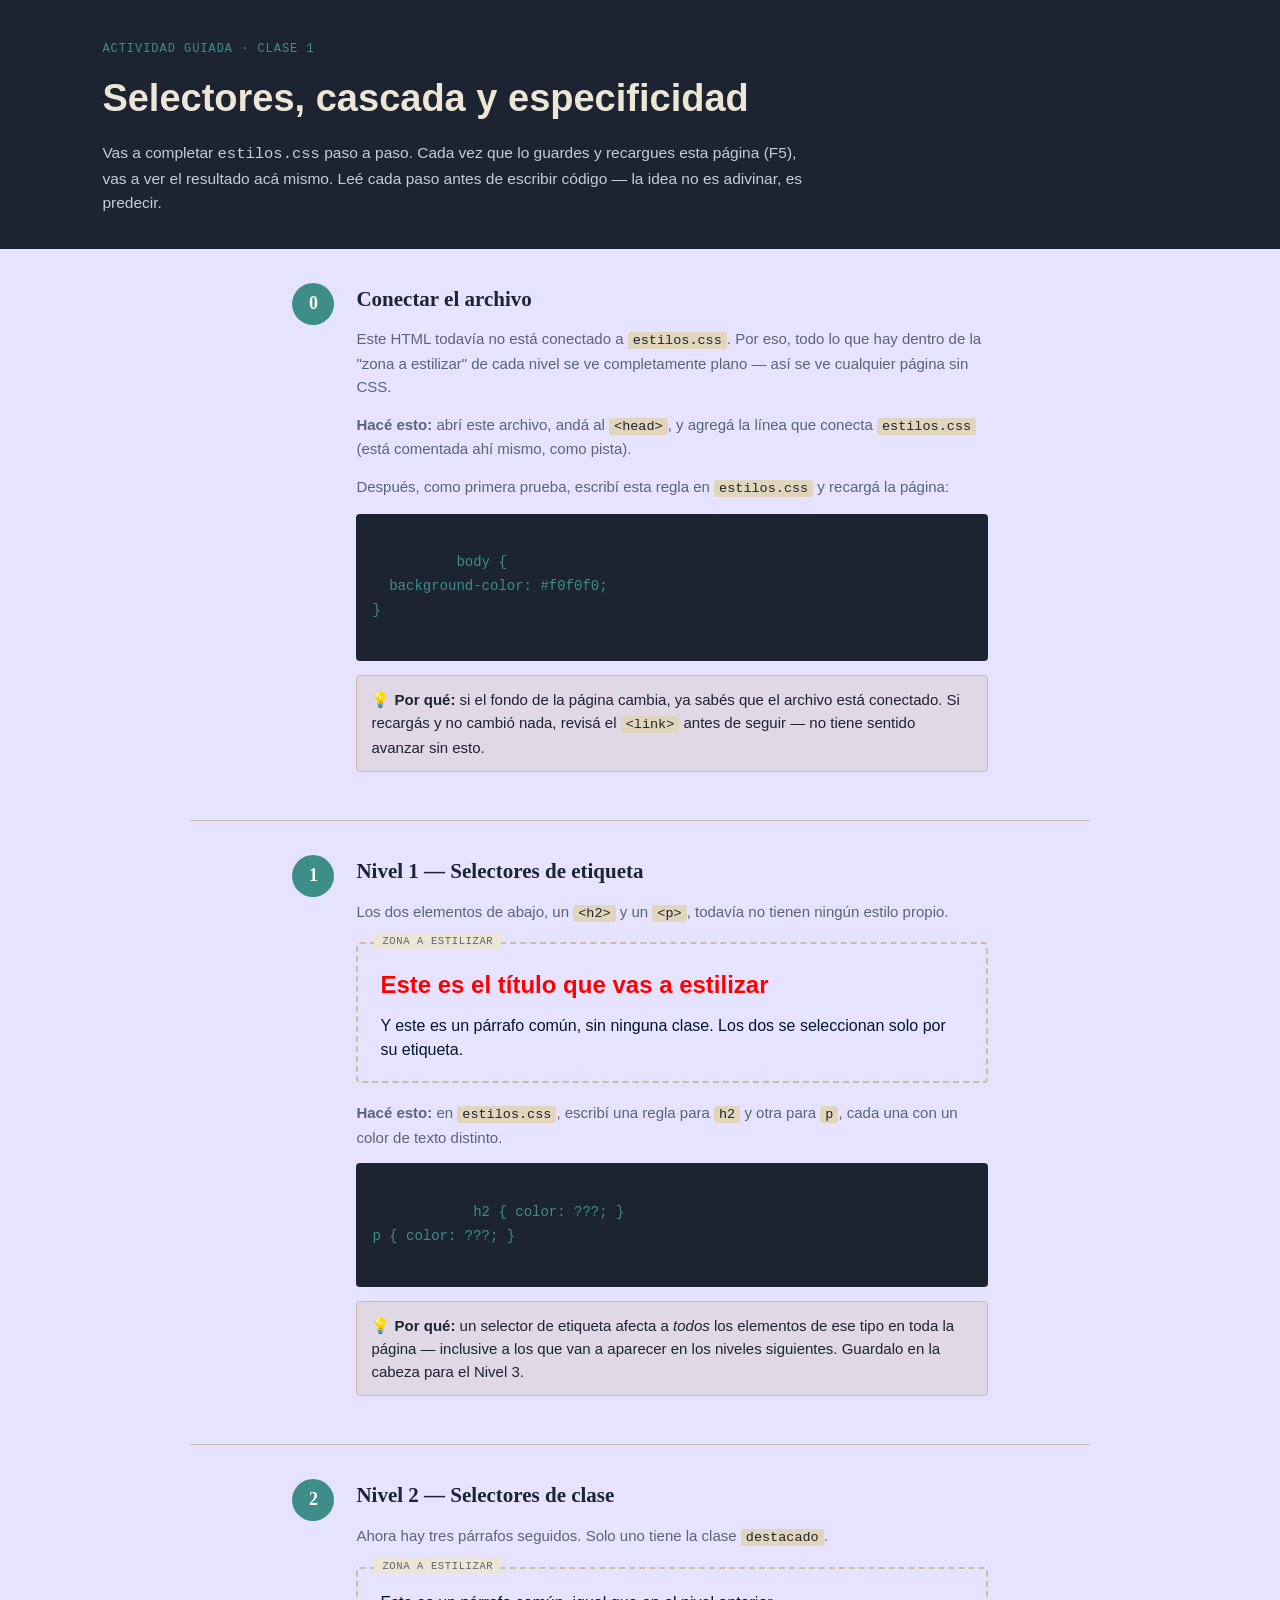
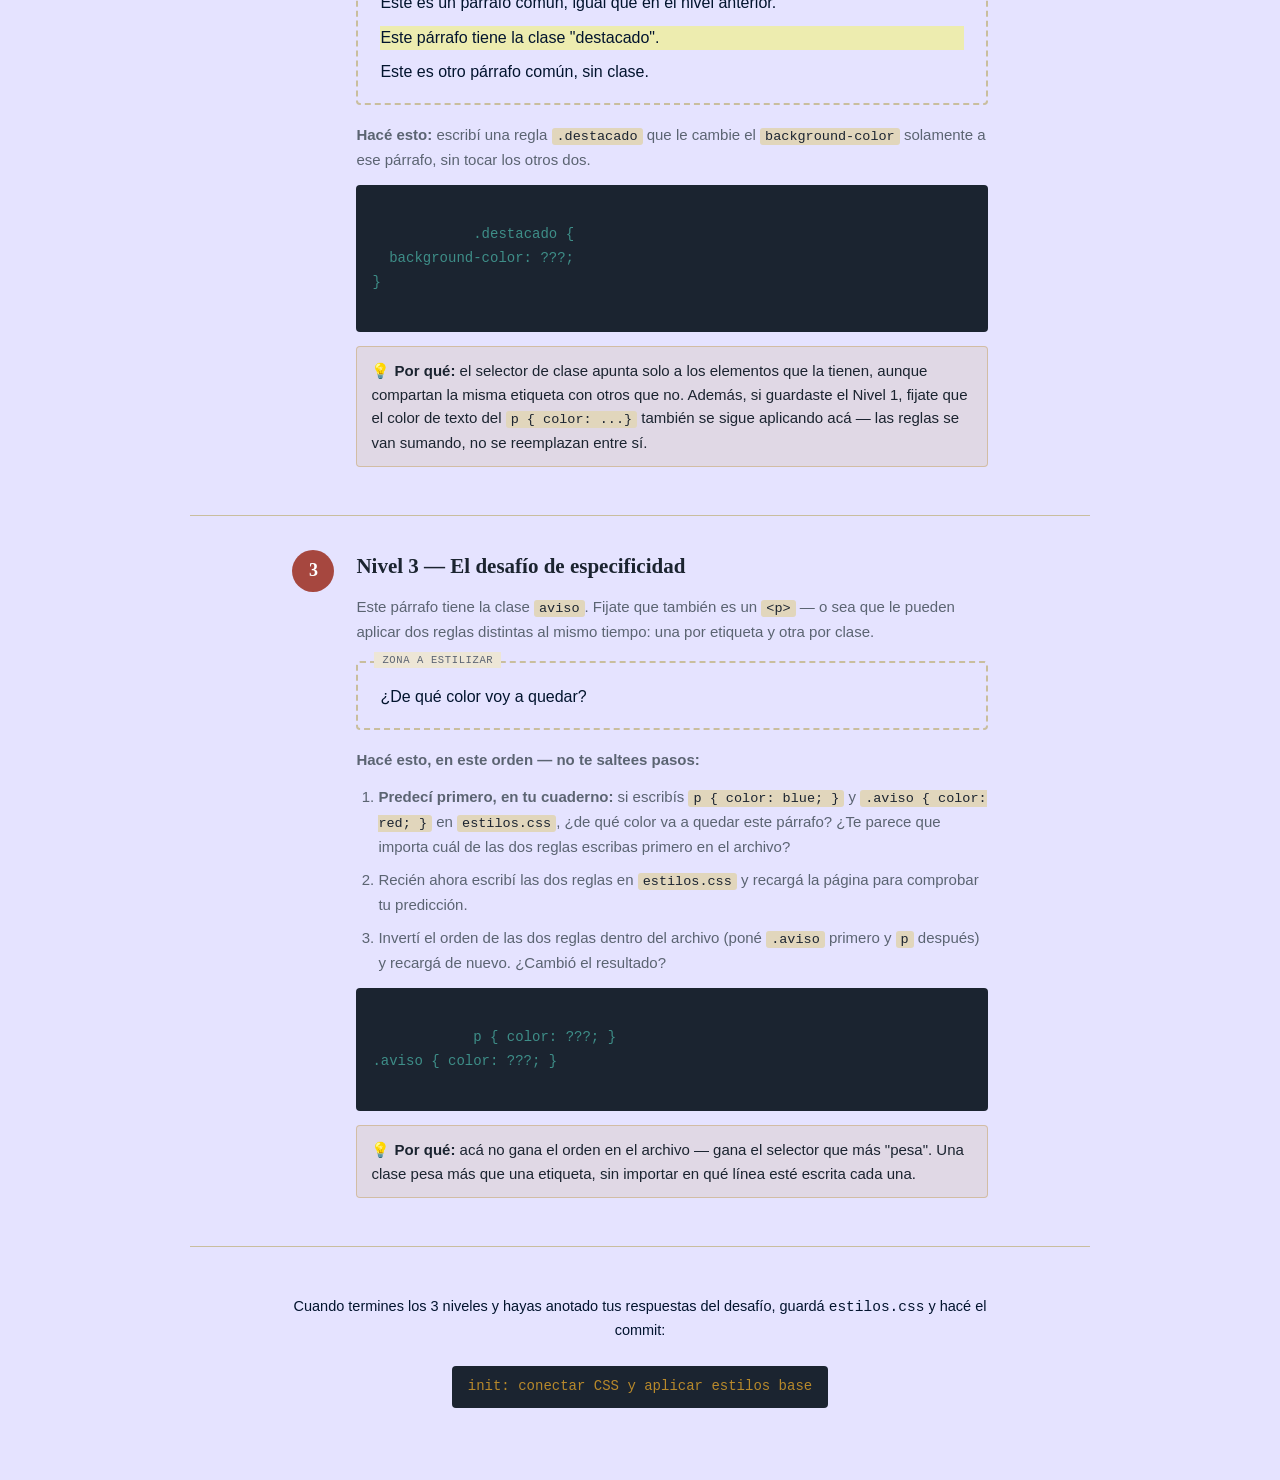
<file: Clases/4°_semana/index.html>
<!doctype html>
<html lang="es">
  <head>
    <meta charset="UTF-8" />
    <meta name="viewport" content="width=device-width, initial-scale=1.0" />
    <title>Actividad Clase 1 · Selectores y especificidad</title>
    <link rel="stylesheet" href="guia.css" />
    <link rel="stylesheet" href="estilos.css" />
    <!--
  PASO 0 — todavía falta esta línea acá abajo:
  <link rel="stylesheet" href="estilos.css">
  Fijate cómo está escrita la línea de arriba (la de guia.css) para copiar el mismo formato.
-->
  </head>
  <body>
    <header class="paso-header">
      <p class="eyebrow">Actividad guiada · Clase 1</p>
      <h1>Selectores, cascada y especificidad</h1>
      <p class="intro">
        Vas a completar <code>estilos.css</code> paso a paso. Cada vez que lo
        guardes y recargues esta página (F5), vas a ver el resultado acá mismo.
        Leé cada paso antes de escribir código — la idea no es adivinar, es
        predecir.
      </p>
    </header>

    <section class="paso" id="paso-0">
      <div class="paso-numero">0</div>
      <div class="paso-contenido">
        <h3 class="paso-titulo">Conectar el archivo</h3>
        <p>
          Este HTML todavía no está conectado a <code>estilos.css</code>. Por
          eso, todo lo que hay dentro de la "zona a estilizar" de cada nivel se
          ve completamente plano — así se ve cualquier página sin CSS.
        </p>
        <p>
          <strong>Hacé esto:</strong> abrí este archivo, andá al
          <code>&lt;head&gt;</code>, y agregá la línea que conecta
          <code>estilos.css</code> (está comentada ahí mismo, como pista).
        </p>
        <p>
          Después, como primera prueba, escribí esta regla en
          <code>estilos.css</code> y recargá la página:
        </p>
        <div class="codigo-box">
          body {<br />&nbsp;&nbsp;background-color: #f0f0f0;<br />}
        </div>
        <p class="por-que">
          💡 <strong>Por qué:</strong> si el fondo de la página cambia, ya sabés
          que el archivo está conectado. Si recargás y no cambió nada, revisá el
          <code>&lt;link&gt;</code> antes de seguir — no tiene sentido avanzar
          sin esto.
        </p>
      </div>
    </section>

    <main class="contenido-real">
      <section class="paso" id="nivel-1">
        <div class="paso-numero">1</div>
        <div class="paso-contenido">
          <h3 class="paso-titulo">Nivel 1 — Selectores de etiqueta</h3>
          <p>
            Los dos elementos de abajo, un <code>&lt;h2&gt;</code> y un
            <code>&lt;p&gt;</code>, todavía no tienen ningún estilo propio.
          </p>

          <div class="zona-objetivo">
            <h2>Este es el título que vas a estilizar</h2>
            <p>
              Y este es un párrafo común, sin ninguna clase. Los dos se
              seleccionan solo por su etiqueta.
            </p>
          </div>

          <p>
            <strong>Hacé esto:</strong> en <code>estilos.css</code>, escribí una
            regla para <code>h2</code> y otra para <code>p</code>, cada una con
            un color de texto distinto.
          </p>
          <div class="codigo-box">
            h2 { color: ???; }<br />p { color: ???; }
          </div>
          <p class="por-que">
            💡 <strong>Por qué:</strong> un selector de etiqueta afecta a
            <em>todos</em> los elementos de ese tipo en toda la página —
            inclusive a los que van a aparecer en los niveles siguientes.
            Guardalo en la cabeza para el Nivel 3.
          </p>
        </div>
      </section>

      <section class="paso" id="nivel-2">
        <div class="paso-numero">2</div>
        <div class="paso-contenido">
          <h3 class="paso-titulo">Nivel 2 — Selectores de clase</h3>
          <p>
            Ahora hay tres párrafos seguidos. Solo uno tiene la clase
            <code>destacado</code>.
          </p>

          <div class="zona-objetivo">
            <p>Este es un párrafo común, igual que en el nivel anterior.</p>
            <p class="destacado">Este párrafo tiene la clase "destacado".</p>
            <p>Este es otro párrafo común, sin clase.</p>
          </div>

          <p>
            <strong>Hacé esto:</strong> escribí una regla
            <code>.destacado</code> que le cambie el
            <code>background-color</code> solamente a ese párrafo, sin tocar los
            otros dos.
          </p>
          <div class="codigo-box">
            .destacado {<br />&nbsp;&nbsp;background-color: ???;<br />}
          </div>
          <p class="por-que">
            💡 <strong>Por qué:</strong> el selector de clase apunta solo a los
            elementos que la tienen, aunque compartan la misma etiqueta con
            otros que no. Además, si guardaste el Nivel 1, fijate que el color
            de texto del <code>p { color: ...}</code> también se sigue aplicando
            acá — las reglas se van sumando, no se reemplazan entre sí.
          </p>
        </div>
      </section>

      <section class="paso desafio" id="nivel-3">
        <div class="paso-numero reto">3</div>
        <div class="paso-contenido">
          <h3 class="paso-titulo">Nivel 3 — El desafío de especificidad</h3>
          <p>
            Este párrafo tiene la clase <code>aviso</code>. Fijate que también
            es un <code>&lt;p&gt;</code> — o sea que le pueden aplicar dos
            reglas distintas al mismo tiempo: una por etiqueta y otra por clase.
          </p>

          <div class="zona-objetivo">
            <p class="aviso">¿De qué color voy a quedar?</p>
          </div>

          <p>
            <strong>Hacé esto, en este orden — no te saltees pasos:</strong>
          </p>
          <ol>
            <li>
              <strong>Predecí primero, en tu cuaderno:</strong> si escribís
              <code>p { color: blue; }</code> y
              <code>.aviso { color: red; }</code> en <code>estilos.css</code>,
              ¿de qué color va a quedar este párrafo? ¿Te parece que importa
              cuál de las dos reglas escribas primero en el archivo?
            </li>
            <li>
              Recién ahora escribí las dos reglas en <code>estilos.css</code> y
              recargá la página para comprobar tu predicción.
            </li>
            <li>
              Invertí el orden de las dos reglas dentro del archivo (poné
              <code>.aviso</code> primero y <code>p</code> después) y recargá de
              nuevo. ¿Cambió el resultado?
            </li>
          </ol>
          <div class="codigo-box">
            p { color: ???; }<br />.aviso { color: ???; }
          </div>
          <p class="por-que">
            💡 <strong>Por qué:</strong> acá no gana el orden en el archivo —
            gana el selector que más "pesa". Una clase pesa más que una
            etiqueta, sin importar en qué línea esté escrita cada una.
          </p>
        </div>
      </section>
    </main>

    <footer class="cierre">
      <p>
        Cuando termines los 3 niveles y hayas anotado tus respuestas del
        desafío, guardá <code>estilos.css</code> y hacé el commit:
      </p>
      <p class="commit-msg">init: conectar CSS y aplicar estilos base</p>
    </footer>
  </body>
</html>
</file>
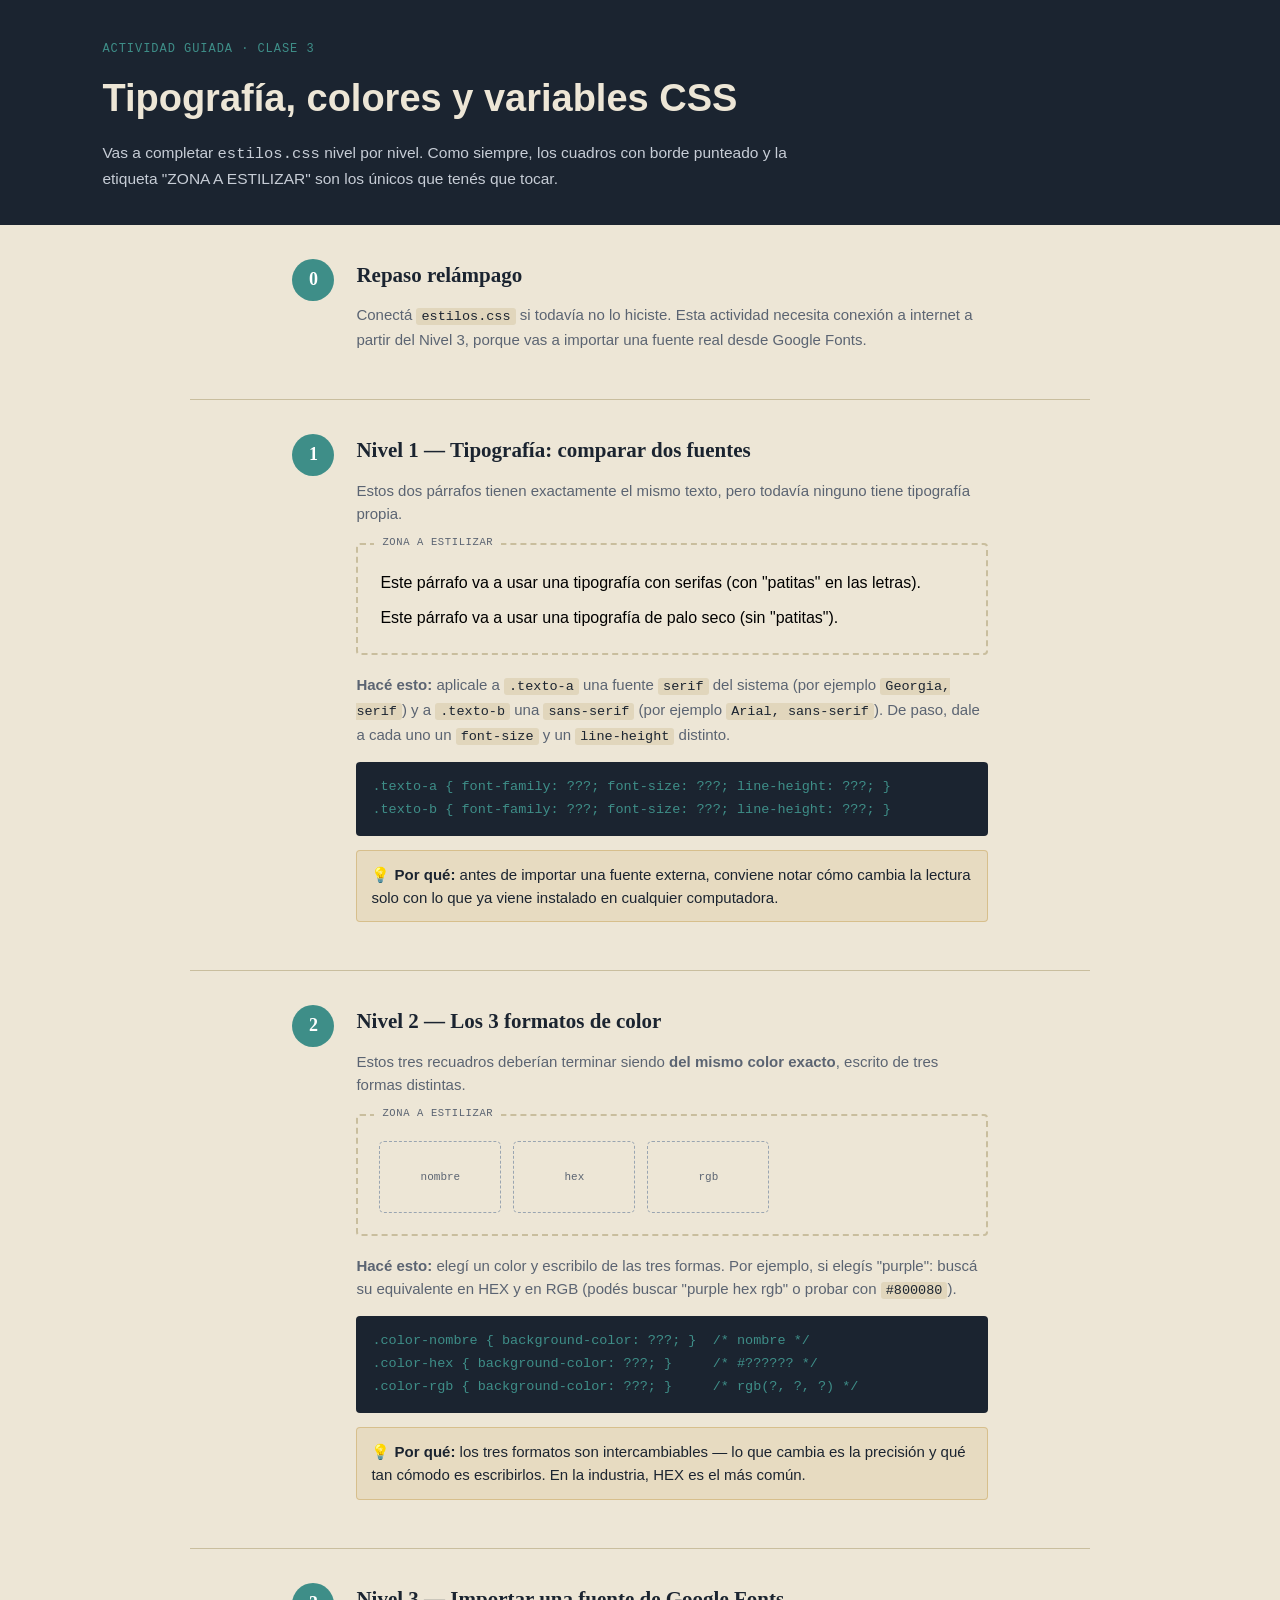
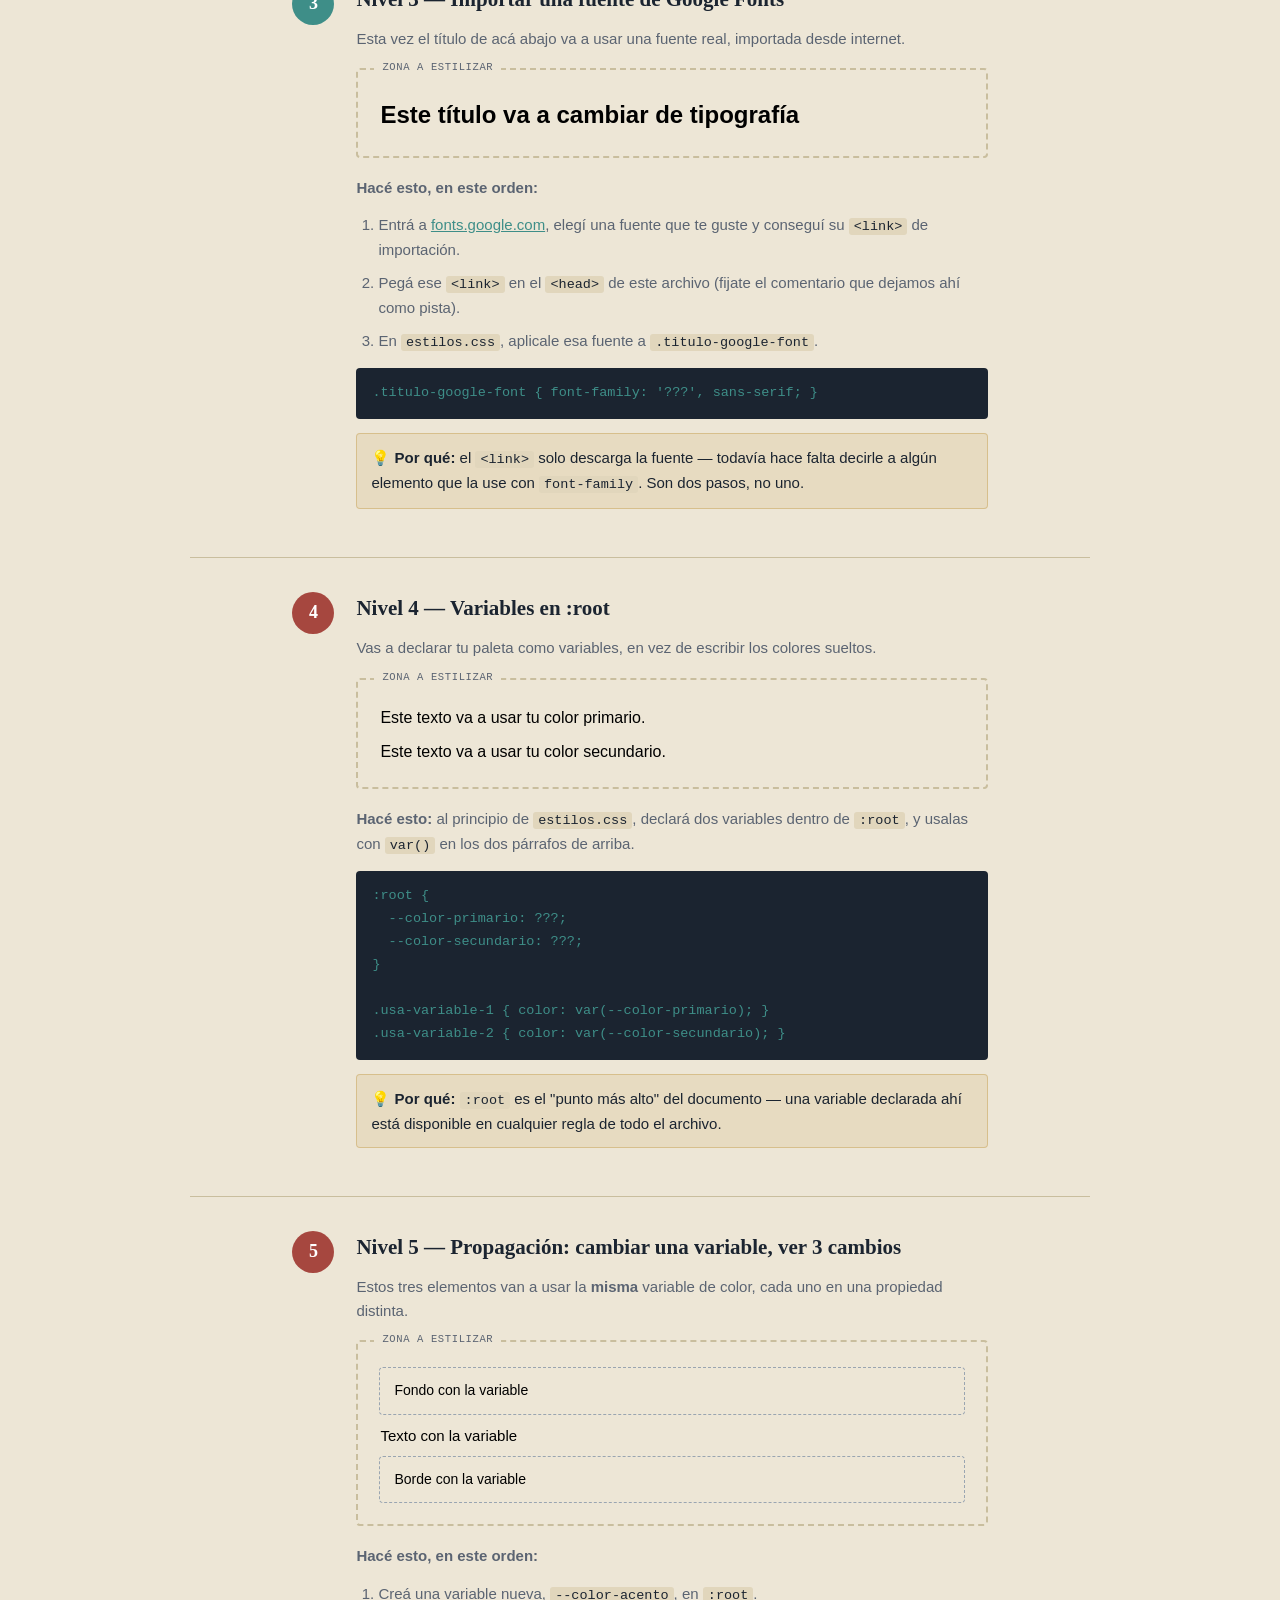
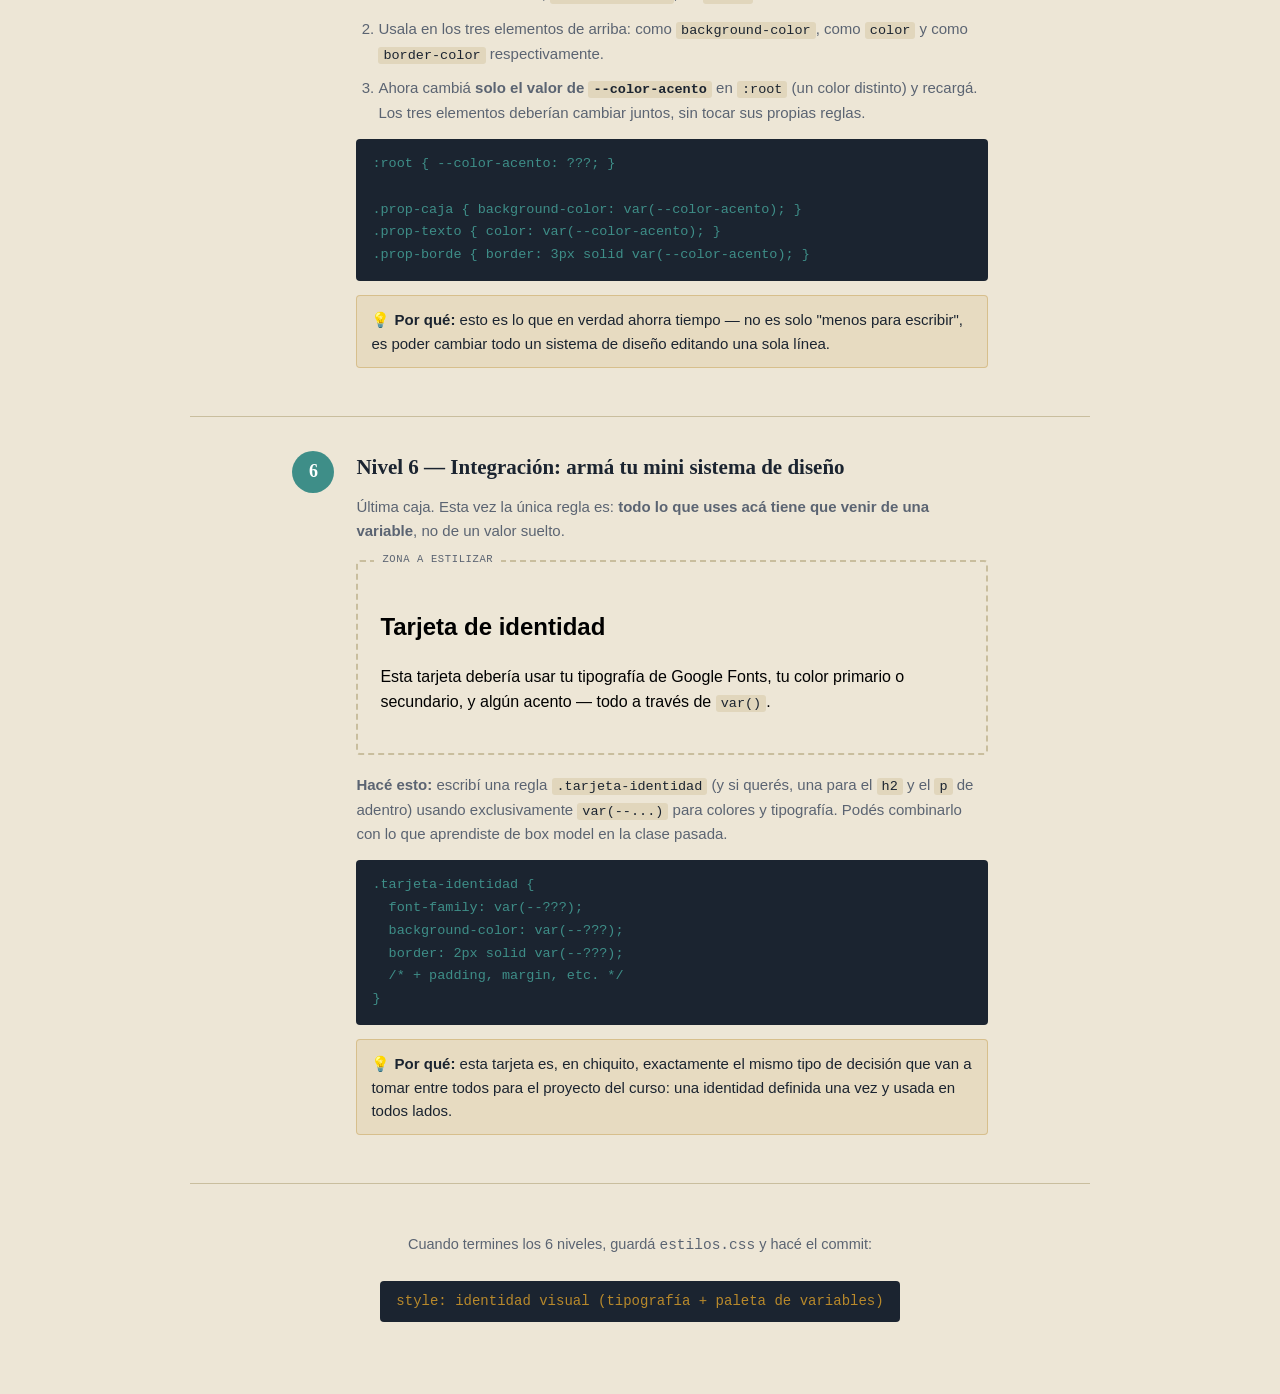
<file: Clases/5°_semana/index.html>
<!DOCTYPE html>
<html lang="es">
<head>
<meta charset="UTF-8">
<meta name="viewport" content="width=device-width, initial-scale=1.0">
<title>Actividad Clase 3 · Tipografía, colores y variables</title>
<link rel="stylesheet" href="guia.css">
<!-- Recordatorio: conectá también estilos.css si todavía no lo hiciste:
<link rel="stylesheet" href="estilos.css"> -->
<!-- Nivel 3 va a pedirte agregar acá un <link> a Google Fonts -->
</head>
<body>

<header class="paso-header">
  <p class="eyebrow">Actividad guiada · Clase 3</p>
  <h1>Tipografía, colores y variables CSS</h1>
  <p class="intro">Vas a completar <code>estilos.css</code> nivel por nivel. Como siempre, los cuadros con borde punteado y la etiqueta "ZONA A ESTILIZAR" son los únicos que tenés que tocar.</p>
</header>

<section class="paso" id="paso-0">
  <div class="paso-numero">0</div>
  <div class="paso-contenido">
    <h3 class="paso-titulo">Repaso relámpago</h3>
    <p>Conectá <code>estilos.css</code> si todavía no lo hiciste. Esta actividad necesita conexión a internet a partir del Nivel 3, porque vas a importar una fuente real desde Google Fonts.</p>
  </div>
</section>

<main class="contenido-real">

  <section class="paso" id="nivel-1">
    <div class="paso-numero">1</div>
    <div class="paso-contenido">
      <h3 class="paso-titulo">Nivel 1 — Tipografía: comparar dos fuentes</h3>
      <p>Estos dos párrafos tienen exactamente el mismo texto, pero todavía ninguno tiene tipografía propia.</p>

      <div class="zona-objetivo">
        <p class="texto-a">Este párrafo va a usar una tipografía con serifas (con "patitas" en las letras).</p>
        <p class="texto-b">Este párrafo va a usar una tipografía de palo seco (sin "patitas").</p>
      </div>

      <p><strong>Hacé esto:</strong> aplicale a <code>.texto-a</code> una fuente <code>serif</code> del sistema (por ejemplo <code>Georgia, serif</code>) y a <code>.texto-b</code> una <code>sans-serif</code> (por ejemplo <code>Arial, sans-serif</code>). De paso, dale a cada uno un <code>font-size</code> y un <code>line-height</code> distinto.</p>
      <div class="codigo-box">.texto-a { font-family: ???; font-size: ???; line-height: ???; }<br>.texto-b { font-family: ???; font-size: ???; line-height: ???; }</div>
      <p class="por-que">💡 <strong>Por qué:</strong> antes de importar una fuente externa, conviene notar cómo cambia la lectura solo con lo que ya viene instalado en cualquier computadora.</p>
    </div>
  </section>

  <section class="paso" id="nivel-2">
    <div class="paso-numero">2</div>
    <div class="paso-contenido">
      <h3 class="paso-titulo">Nivel 2 — Los 3 formatos de color</h3>
      <p>Estos tres recuadros deberían terminar siendo <strong>del mismo color exacto</strong>, escrito de tres formas distintas.</p>

      <div class="zona-objetivo">
        <div class="fila-horizontal">
          <div class="muestra-color color-nombre">nombre</div>
          <div class="muestra-color color-hex">hex</div>
          <div class="muestra-color color-rgb">rgb</div>
        </div>
      </div>

      <p><strong>Hacé esto:</strong> elegí un color y escribilo de las tres formas. Por ejemplo, si elegís "purple": buscá su equivalente en HEX y en RGB (podés buscar "purple hex rgb" o probar con <code>#800080</code>).</p>
      <div class="codigo-box">.color-nombre { background-color: ???; }  /* nombre */<br>.color-hex { background-color: ???; }     /* #?????? */<br>.color-rgb { background-color: ???; }     /* rgb(?, ?, ?) */</div>
      <p class="por-que">💡 <strong>Por qué:</strong> los tres formatos son intercambiables — lo que cambia es la precisión y qué tan cómodo es escribirlos. En la industria, HEX es el más común.</p>
    </div>
  </section>

  <section class="paso" id="nivel-3">
    <div class="paso-numero">3</div>
    <div class="paso-contenido">
      <h3 class="paso-titulo">Nivel 3 — Importar una fuente de Google Fonts</h3>
      <p>Esta vez el título de acá abajo va a usar una fuente real, importada desde internet.</p>

      <div class="zona-objetivo">
        <h2 class="titulo-google-font">Este título va a cambiar de tipografía</h2>
      </div>

      <p><strong>Hacé esto, en este orden:</strong></p>
      <ol>
        <li>Entrá a <a href="https://fonts.google.com" target="_blank" rel="noopener">fonts.google.com</a>, elegí una fuente que te guste y conseguí su <code>&lt;link&gt;</code> de importación.</li>
        <li>Pegá ese <code>&lt;link&gt;</code> en el <code>&lt;head&gt;</code> de este archivo (fijate el comentario que dejamos ahí como pista).</li>
        <li>En <code>estilos.css</code>, aplicale esa fuente a <code>.titulo-google-font</code>.</li>
      </ol>
      <div class="codigo-box">.titulo-google-font { font-family: '???', sans-serif; }</div>
      <p class="por-que">💡 <strong>Por qué:</strong> el <code>&lt;link&gt;</code> solo descarga la fuente — todavía hace falta decirle a algún elemento que la use con <code>font-family</code>. Son dos pasos, no uno.</p>
    </div>
  </section>

  <section class="paso desafio" id="nivel-4">
    <div class="paso-numero reto">4</div>
    <div class="paso-contenido">
      <h3 class="paso-titulo">Nivel 4 — Variables en :root</h3>
      <p>Vas a declarar tu paleta como variables, en vez de escribir los colores sueltos.</p>

      <div class="zona-objetivo">
        <p class="usa-variable-1">Este texto va a usar tu color primario.</p>
        <p class="usa-variable-2">Este texto va a usar tu color secundario.</p>
      </div>

      <p><strong>Hacé esto:</strong> al principio de <code>estilos.css</code>, declará dos variables dentro de <code>:root</code>, y usalas con <code>var()</code> en los dos párrafos de arriba.</p>
      <div class="codigo-box">:root {<br>&nbsp;&nbsp;--color-primario: ???;<br>&nbsp;&nbsp;--color-secundario: ???;<br>}<br><br>.usa-variable-1 { color: var(--color-primario); }<br>.usa-variable-2 { color: var(--color-secundario); }</div>
      <p class="por-que">💡 <strong>Por qué:</strong> <code>:root</code> es el "punto más alto" del documento — una variable declarada ahí está disponible en cualquier regla de todo el archivo.</p>
    </div>
  </section>

  <section class="paso desafio" id="nivel-5">
    <div class="paso-numero reto">5</div>
    <div class="paso-contenido">
      <h3 class="paso-titulo">Nivel 5 — Propagación: cambiar una variable, ver 3 cambios</h3>
      <p>Estos tres elementos van a usar la <strong>misma</strong> variable de color, cada uno en una propiedad distinta.</p>

      <div class="zona-objetivo">
        <div class="prop-caja">Fondo con la variable</div>
        <p class="prop-texto">Texto con la variable</p>
        <div class="prop-borde">Borde con la variable</div>
      </div>

      <p><strong>Hacé esto, en este orden:</strong></p>
      <ol>
        <li>Creá una variable nueva, <code>--color-acento</code>, en <code>:root</code>.</li>
        <li>Usala en los tres elementos de arriba: como <code>background-color</code>, como <code>color</code> y como <code>border-color</code> respectivamente.</li>
        <li>Ahora cambiá <strong>solo el valor de <code>--color-acento</code></strong> en <code>:root</code> (un color distinto) y recargá. Los tres elementos deberían cambiar juntos, sin tocar sus propias reglas.</li>
      </ol>
      <div class="codigo-box">:root { --color-acento: ???; }<br><br>.prop-caja { background-color: var(--color-acento); }<br>.prop-texto { color: var(--color-acento); }<br>.prop-borde { border: 3px solid var(--color-acento); }</div>
      <p class="por-que">💡 <strong>Por qué:</strong> esto es lo que en verdad ahorra tiempo — no es solo "menos para escribir", es poder cambiar todo un sistema de diseño editando una sola línea.</p>
    </div>
  </section>

  <section class="paso" id="nivel-6">
    <div class="paso-numero">6</div>
    <div class="paso-contenido">
      <h3 class="paso-titulo">Nivel 6 — Integración: armá tu mini sistema de diseño</h3>
      <p>Última caja. Esta vez la única regla es: <strong>todo lo que uses acá tiene que venir de una variable</strong>, no de un valor suelto.</p>

      <div class="zona-objetivo">
        <div class="tarjeta-identidad">
          <h2>Tarjeta de identidad</h2>
          <p>Esta tarjeta debería usar tu tipografía de Google Fonts, tu color primario o secundario, y algún acento — todo a través de <code>var()</code>.</p>
        </div>
      </div>

      <p><strong>Hacé esto:</strong> escribí una regla <code>.tarjeta-identidad</code> (y si querés, una para el <code>h2</code> y el <code>p</code> de adentro) usando exclusivamente <code>var(--...)</code> para colores y tipografía. Podés combinarlo con lo que aprendiste de box model en la clase pasada.</p>
      <div class="codigo-box">.tarjeta-identidad {<br>&nbsp;&nbsp;font-family: var(--???);<br>&nbsp;&nbsp;background-color: var(--???);<br>&nbsp;&nbsp;border: 2px solid var(--???);<br>&nbsp;&nbsp;/* + padding, margin, etc. */<br>}</div>
      <p class="por-que">💡 <strong>Por qué:</strong> esta tarjeta es, en chiquito, exactamente el mismo tipo de decisión que van a tomar entre todos para el proyecto del curso: una identidad definida una vez y usada en todos lados.</p>
    </div>
  </section>

</main>

<footer class="cierre">
  <p>Cuando termines los 6 niveles, guardá <code>estilos.css</code> y hacé el commit:</p>
  <p class="commit-msg">style: identidad visual (tipografía + paleta de variables)</p>
</footer>

</body>
</html>
</file>
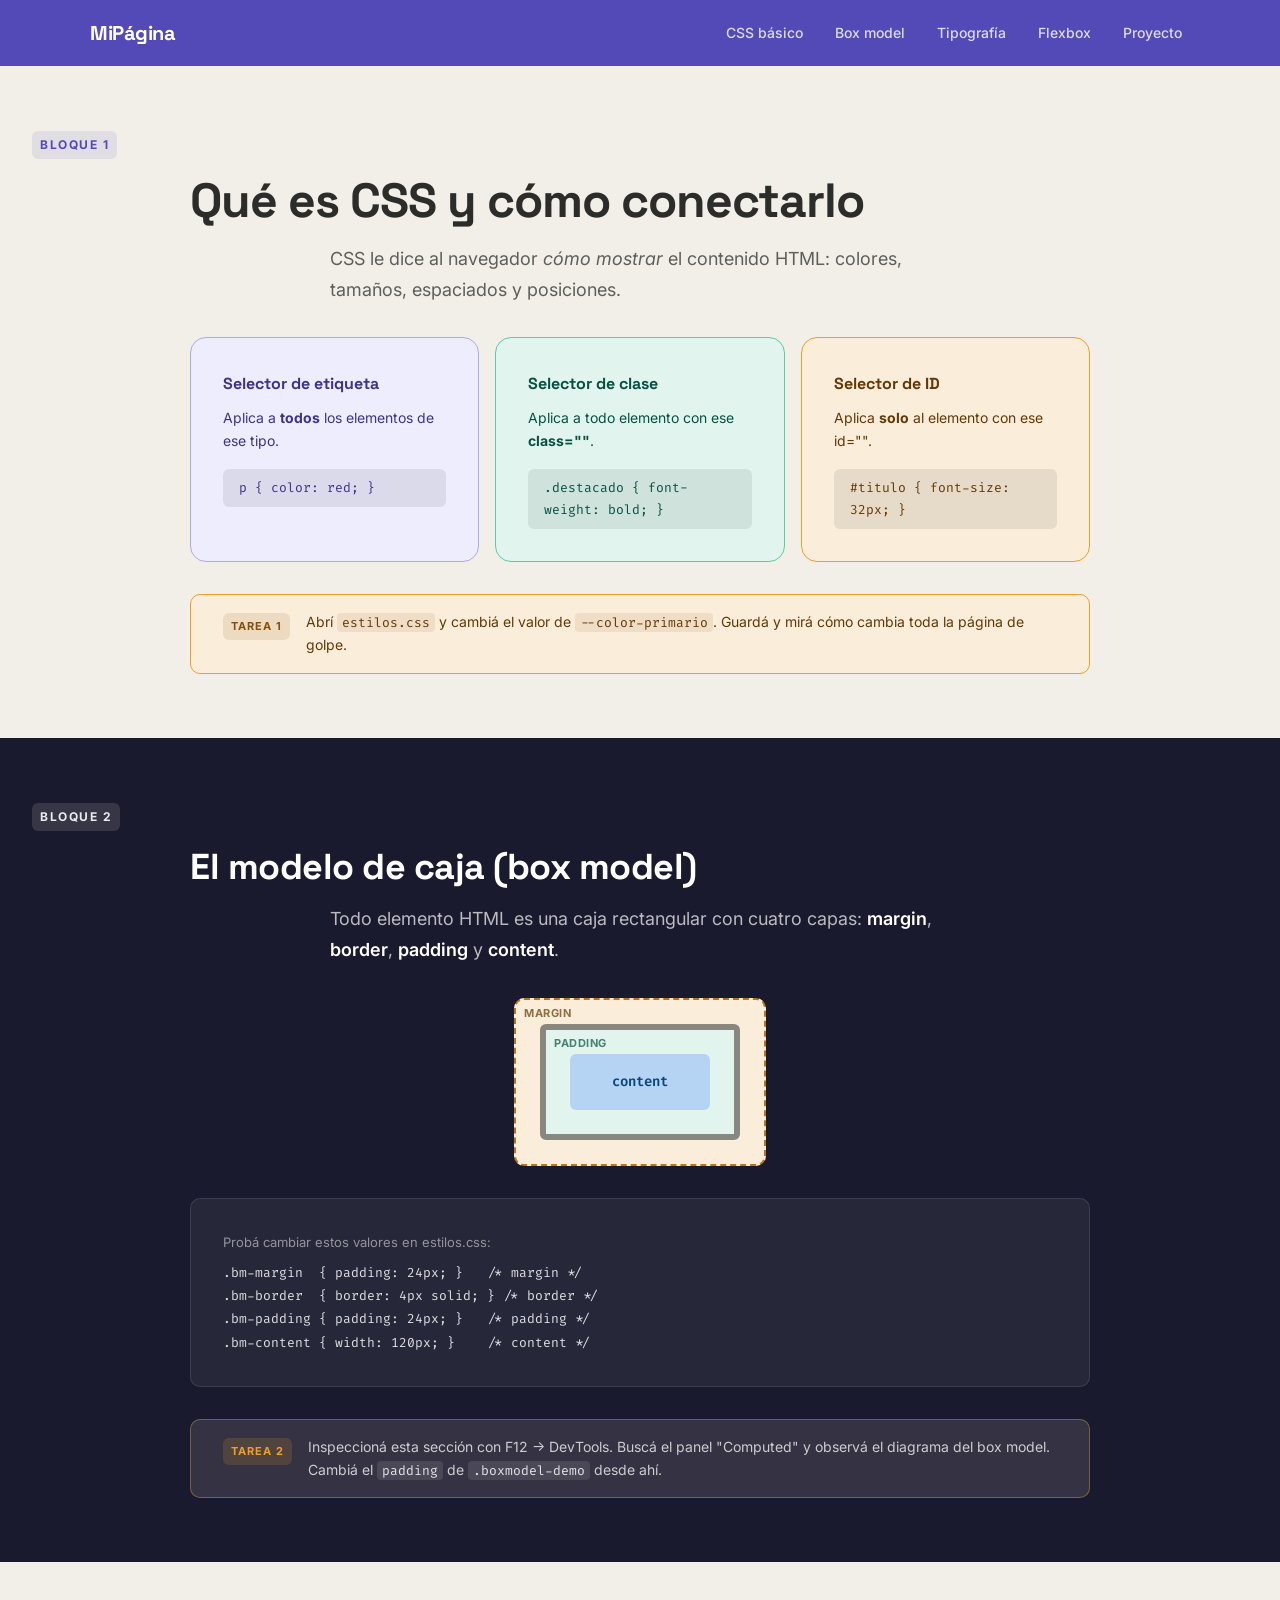
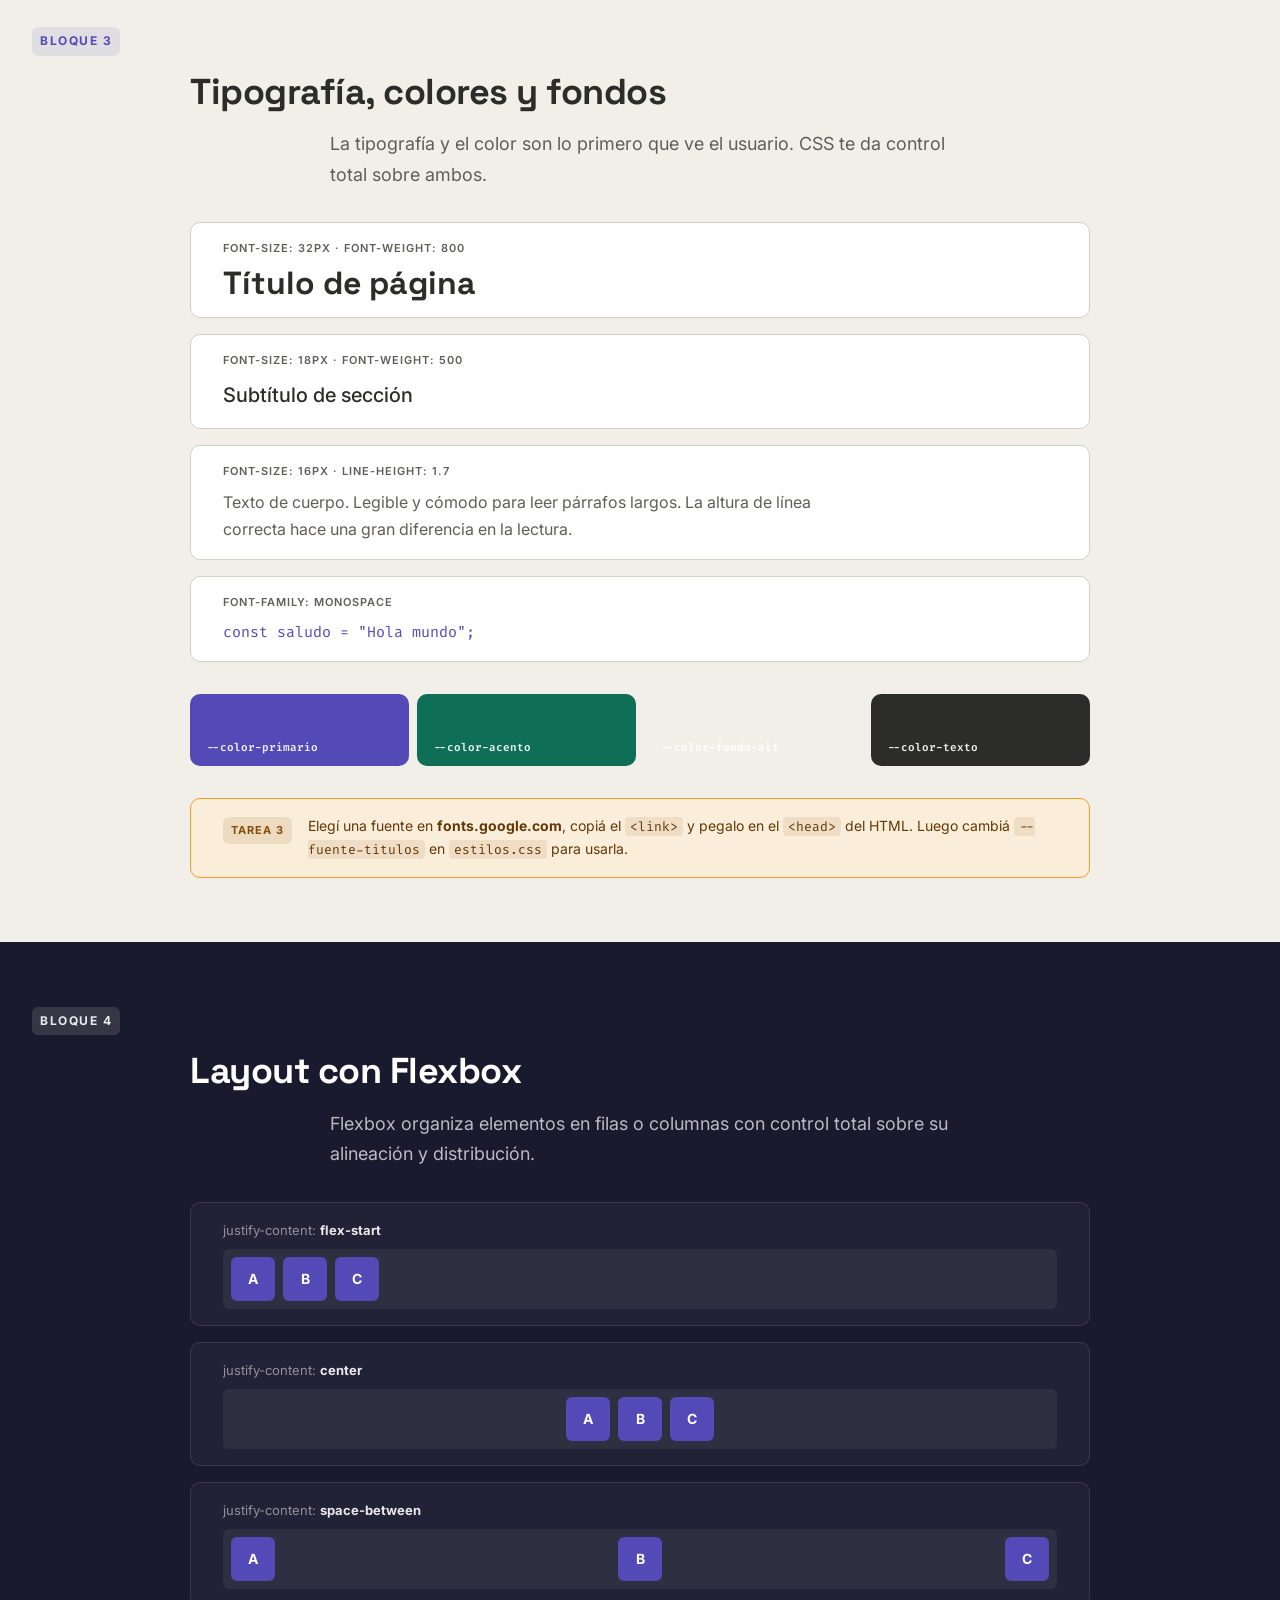
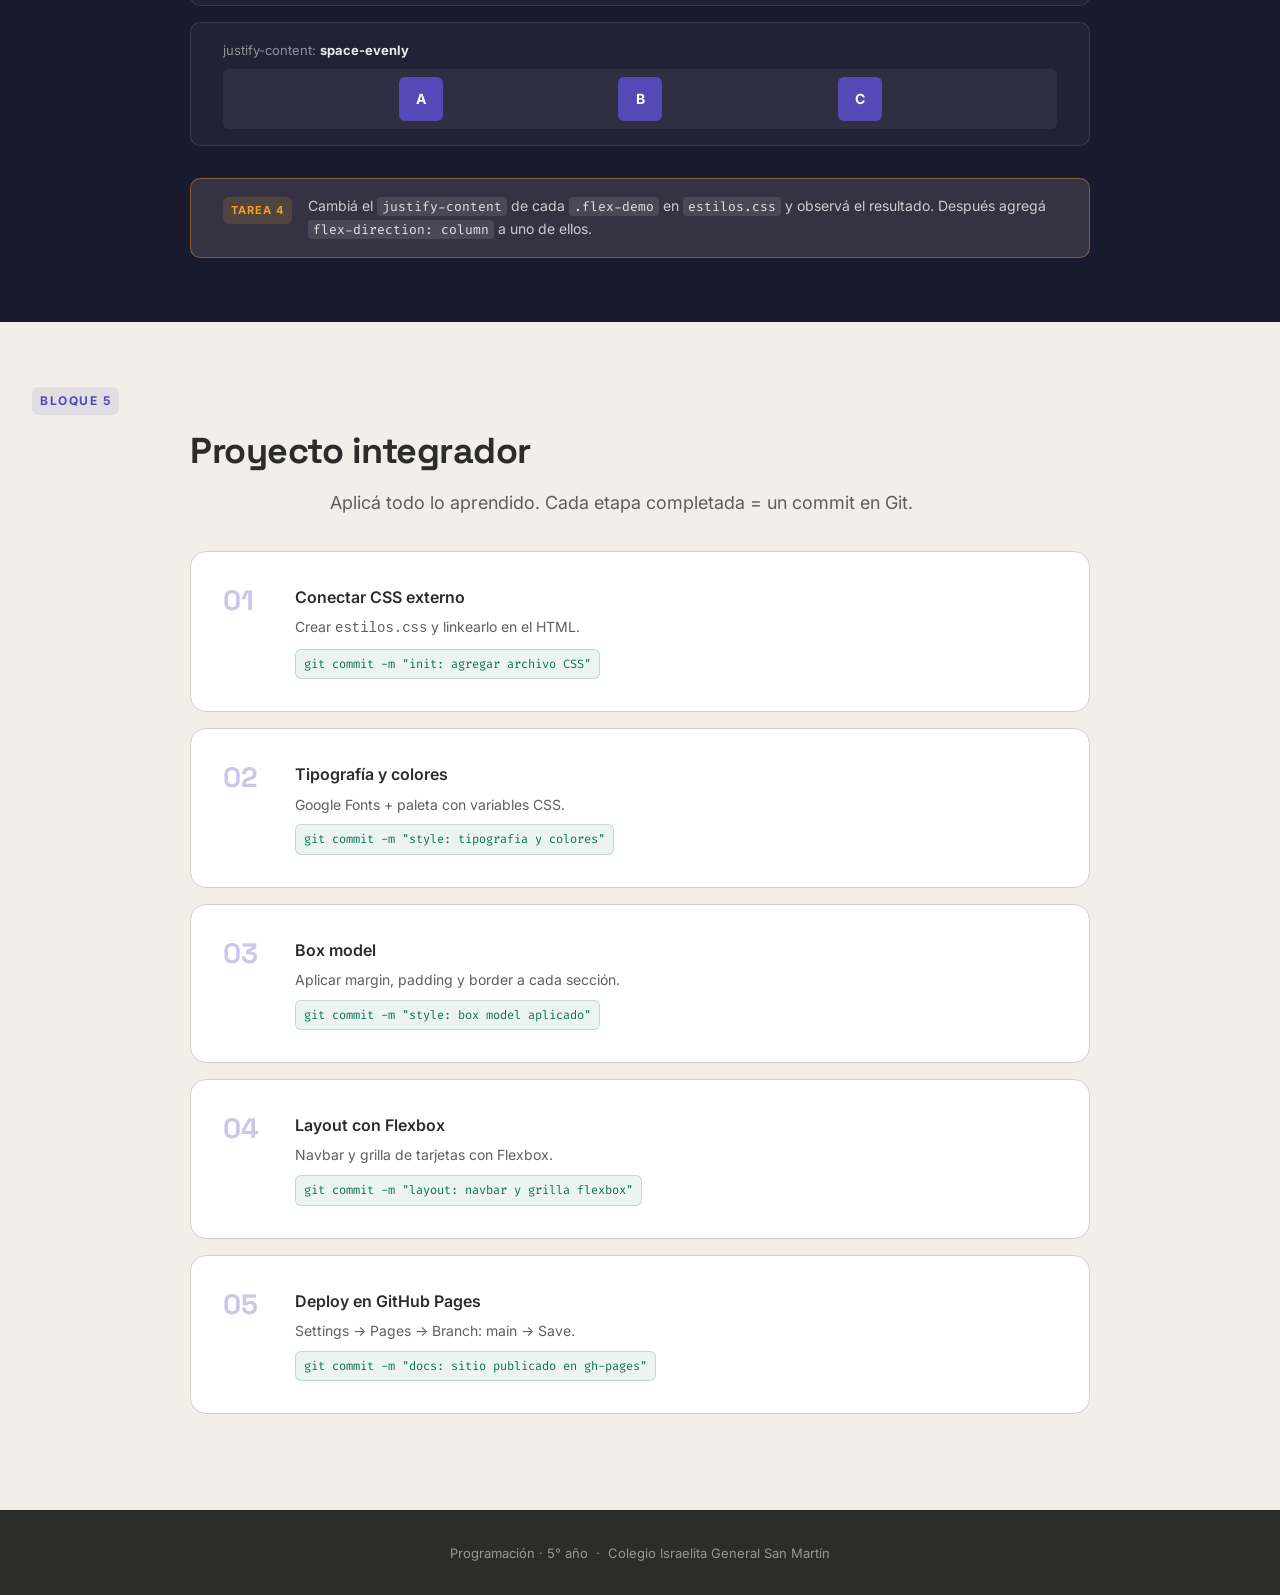
<file: Clases/3°_semana/css-clase/index.html>
<!DOCTYPE html>
<html lang="es">
  <head>
    <meta charset="UTF-8" />
    <meta name="viewport" content="width=device-width, initial-scale=1.0" />
    <title>Mi primera página con CSS</title>

    <!-- Google Fonts: Inter (cuerpo) + Syne (títulos) -->
    <link
      href="https://fonts.googleapis.com/css2?family=Inter:wght@400;500;700&family=Syne:wght@700;800&display=swap"
      rel="stylesheet"
    />

    <!-- Nuestro archivo de estilos -->
    <link rel="stylesheet" href="estilos.css" />
  </head>

  <body>

    <!-- ========================================
         BLOQUE 1: SELECTORES Y CONEXIÓN CSS
         Practicá cambiando colores, fuentes y
         tamaños directamente en estilos.css
    ======================================== -->

    <header class="site-header">
      <div class="header-inner">
        <span class="logo">MiPágina</span>
        <nav class="navbar">
          <a href="#bloque-1">CSS básico</a>
          <a href="#bloque-2">Box model</a>
          <a href="#bloque-3">Tipografía</a>
          <a href="#bloque-4">Flexbox</a>
          <a href="#bloque-5">Proyecto</a>
        </nav>
      </div>
    </header>

    <main>

      <!-- ── BLOQUE 1 ──────────────────────────── -->
      <section id="bloque-1" class="seccion">
        <span class="etiqueta">Bloque 1</span>
        <h1 class="titulo-principal">Qué es CSS y cómo conectarlo</h1>
        <p class="bajada">
          CSS le dice al navegador <em>cómo mostrar</em> el contenido HTML:
          colores, tamaños, espaciados y posiciones.
        </p>

        <div class="tarjetas-row">
          <div class="tarjeta tarjeta--morada">
            <h3>Selector de etiqueta</h3>
            <p>Aplica a <strong>todos</strong> los elementos de ese tipo.</p>
            <code>p { color: red; }</code>
          </div>
          <div class="tarjeta tarjeta--verde">
            <h3>Selector de clase</h3>
            <p>Aplica a todo elemento con ese <strong>class=""</strong>.</p>
            <code>.destacado { font-weight: bold; }</code>
          </div>
          <div class="tarjeta tarjeta--naranja">
            <h3>Selector de ID</h3>
            <p>Aplica <strong>solo</strong> al elemento con ese id="".</p>
            <code>#titulo { font-size: 32px; }</code>
          </div>
        </div>

        <!-- Tarea 1 -->
        <div class="tarea">
          <span class="tarea__num">Tarea 1</span>
          <p>
            Abrí <code>estilos.css</code> y cambiá el valor de
            <code>--color-primario</code>. Guardá y mirá cómo cambia toda la
            página de golpe.
          </p>
        </div>
      </section>

      <!-- ── BLOQUE 2 ──────────────────────────── -->
      <section id="bloque-2" class="seccion seccion--oscura">
        <span class="etiqueta etiqueta--claro">Bloque 2</span>
        <h2 class="titulo-seccion">El modelo de caja (box model)</h2>
        <p class="bajada bajada--claro">
          Todo elemento HTML es una caja rectangular con cuatro capas:
          <strong>margin</strong>, <strong>border</strong>,
          <strong>padding</strong> y <strong>content</strong>.
        </p>

        <div class="boxmodel-demo">
          <div class="bm-margin">
            <span class="bm-label">margin</span>
            <div class="bm-border">
              <span class="bm-label">border</span>
              <div class="bm-padding">
                <span class="bm-label">padding</span>
                <div class="bm-content">content</div>
              </div>
            </div>
          </div>
        </div>

        <div class="bloque-codigo">
          <p class="codigo-titulo">Probá cambiar estos valores en estilos.css:</p>
          <pre><code>.bm-margin  { padding: 24px; }   /* margin */
.bm-border  { border: 4px solid; } /* border */
.bm-padding { padding: 24px; }   /* padding */
.bm-content { width: 120px; }    /* content */</code></pre>
        </div>

        <!-- Tarea 2 -->
        <div class="tarea tarea--claro">
          <span class="tarea__num">Tarea 2</span>
          <p>
            Inspeccioná esta sección con F12 → DevTools. Buscá el panel
            "Computed" y observá el diagrama del box model. Cambiá el
            <code>padding</code> de <code>.boxmodel-demo</code> desde ahí.
          </p>
        </div>
      </section>

      <!-- ── BLOQUE 3 ──────────────────────────── -->
      <section id="bloque-3" class="seccion">
        <span class="etiqueta">Bloque 3</span>
        <h2 class="titulo-seccion">Tipografía, colores y fondos</h2>
        <p class="bajada">
          La tipografía y el color son lo primero que ve el usuario.
          CSS te da control total sobre ambos.
        </p>

        <div class="tipo-demo">
          <div class="tipo-item">
            <span class="tipo-label">font-size: 32px · font-weight: 800</span>
            <p class="demo-titulo">Título de página</p>
          </div>
          <div class="tipo-item">
            <span class="tipo-label">font-size: 18px · font-weight: 500</span>
            <p class="demo-subtitulo">Subtítulo de sección</p>
          </div>
          <div class="tipo-item">
            <span class="tipo-label">font-size: 16px · line-height: 1.7</span>
            <p class="demo-cuerpo">
              Texto de cuerpo. Legible y cómodo para leer párrafos largos. La
              altura de línea correcta hace una gran diferencia en la lectura.
            </p>
          </div>
          <div class="tipo-item">
            <span class="tipo-label">font-family: monospace</span>
            <p class="demo-codigo">const saludo = "Hola mundo";</p>
          </div>
        </div>

        <div class="paleta-demo">
          <div class="paleta-chip" style="background: var(--color-primario);">
            <span>--color-primario</span>
          </div>
          <div class="paleta-chip" style="background: var(--color-acento);">
            <span>--color-acento</span>
          </div>
          <div class="paleta-chip" style="background: var(--color-fondo-alt); color: var(--color-texto);">
            <span>--color-fondo-alt</span>
          </div>
          <div class="paleta-chip" style="background: var(--color-texto);">
            <span>--color-texto</span>
          </div>
        </div>

        <!-- Tarea 3 -->
        <div class="tarea">
          <span class="tarea__num">Tarea 3</span>
          <p>
            Elegí una fuente en <strong>fonts.google.com</strong>, copiá el
            <code>&lt;link&gt;</code> y pegalo en el <code>&lt;head&gt;</code>
            del HTML. Luego cambiá <code>--fuente-titulos</code> en
            <code>estilos.css</code> para usarla.
          </p>
        </div>
      </section>

      <!-- ── BLOQUE 4 ──────────────────────────── -->
      <section id="bloque-4" class="seccion seccion--oscura">
        <span class="etiqueta etiqueta--claro">Bloque 4</span>
        <h2 class="titulo-seccion">Layout con Flexbox</h2>
        <p class="bajada bajada--claro">
          Flexbox organiza elementos en filas o columnas con control total
          sobre su alineación y distribución.
        </p>

        <div class="flex-demos">

          <div class="flex-demo-bloque">
            <p class="flex-demo-label">justify-content: <strong>flex-start</strong></p>
            <div class="flex-demo flex-demo--start">
              <div class="flex-item">A</div>
              <div class="flex-item">B</div>
              <div class="flex-item">C</div>
            </div>
          </div>

          <div class="flex-demo-bloque">
            <p class="flex-demo-label">justify-content: <strong>center</strong></p>
            <div class="flex-demo flex-demo--center">
              <div class="flex-item">A</div>
              <div class="flex-item">B</div>
              <div class="flex-item">C</div>
            </div>
          </div>

          <div class="flex-demo-bloque">
            <p class="flex-demo-label">justify-content: <strong>space-between</strong></p>
            <div class="flex-demo flex-demo--between">
              <div class="flex-item">A</div>
              <div class="flex-item">B</div>
              <div class="flex-item">C</div>
            </div>
          </div>

          <div class="flex-demo-bloque">
            <p class="flex-demo-label">justify-content: <strong>space-evenly</strong></p>
            <div class="flex-demo flex-demo--evenly">
              <div class="flex-item">A</div>
              <div class="flex-item">B</div>
              <div class="flex-item">C</div>
            </div>
          </div>

        </div>

        <!-- Tarea 4 -->
        <div class="tarea tarea--claro">
          <span class="tarea__num">Tarea 4</span>
          <p>
            Cambiá el <code>justify-content</code> de cada
            <code>.flex-demo</code> en <code>estilos.css</code> y observá el
            resultado. Después agregá <code>flex-direction: column</code> a uno
            de ellos.
          </p>
        </div>
      </section>

      <!-- ── BLOQUE 5 ──────────────────────────── -->
      <section id="bloque-5" class="seccion">
        <span class="etiqueta">Bloque 5</span>
        <h2 class="titulo-seccion">Proyecto integrador</h2>
        <p class="bajada">
          Aplicá todo lo aprendido. Cada etapa completada = un commit en Git.
        </p>

        <ol class="checklist">
          <li class="checklist__item">
            <span class="check-num">01</span>
            <div>
              <strong>Conectar CSS externo</strong>
              <p>Crear <code>estilos.css</code> y linkearlo en el HTML.</p>
              <code class="commit-msg">git commit -m "init: agregar archivo CSS"</code>
            </div>
          </li>
          <li class="checklist__item">
            <span class="check-num">02</span>
            <div>
              <strong>Tipografía y colores</strong>
              <p>Google Fonts + paleta con variables CSS.</p>
              <code class="commit-msg">git commit -m "style: tipografia y colores"</code>
            </div>
          </li>
          <li class="checklist__item">
            <span class="check-num">03</span>
            <div>
              <strong>Box model</strong>
              <p>Aplicar margin, padding y border a cada sección.</p>
              <code class="commit-msg">git commit -m "style: box model aplicado"</code>
            </div>
          </li>
          <li class="checklist__item">
            <span class="check-num">04</span>
            <div>
              <strong>Layout con Flexbox</strong>
              <p>Navbar y grilla de tarjetas con Flexbox.</p>
              <code class="commit-msg">git commit -m "layout: navbar y grilla flexbox"</code>
            </div>
          </li>
          <li class="checklist__item">
            <span class="check-num">05</span>
            <div>
              <strong>Deploy en GitHub Pages</strong>
              <p>Settings → Pages → Branch: main → Save.</p>
              <code class="commit-msg">git commit -m "docs: sitio publicado en gh-pages"</code>
            </div>
          </li>
        </ol>
      </section>

    </main>

    <footer class="site-footer">
      <p>Programación · 5° año &nbsp;·&nbsp; Colegio Israelita General San Martín</p>
    </footer>

  </body>
</html>
</file>
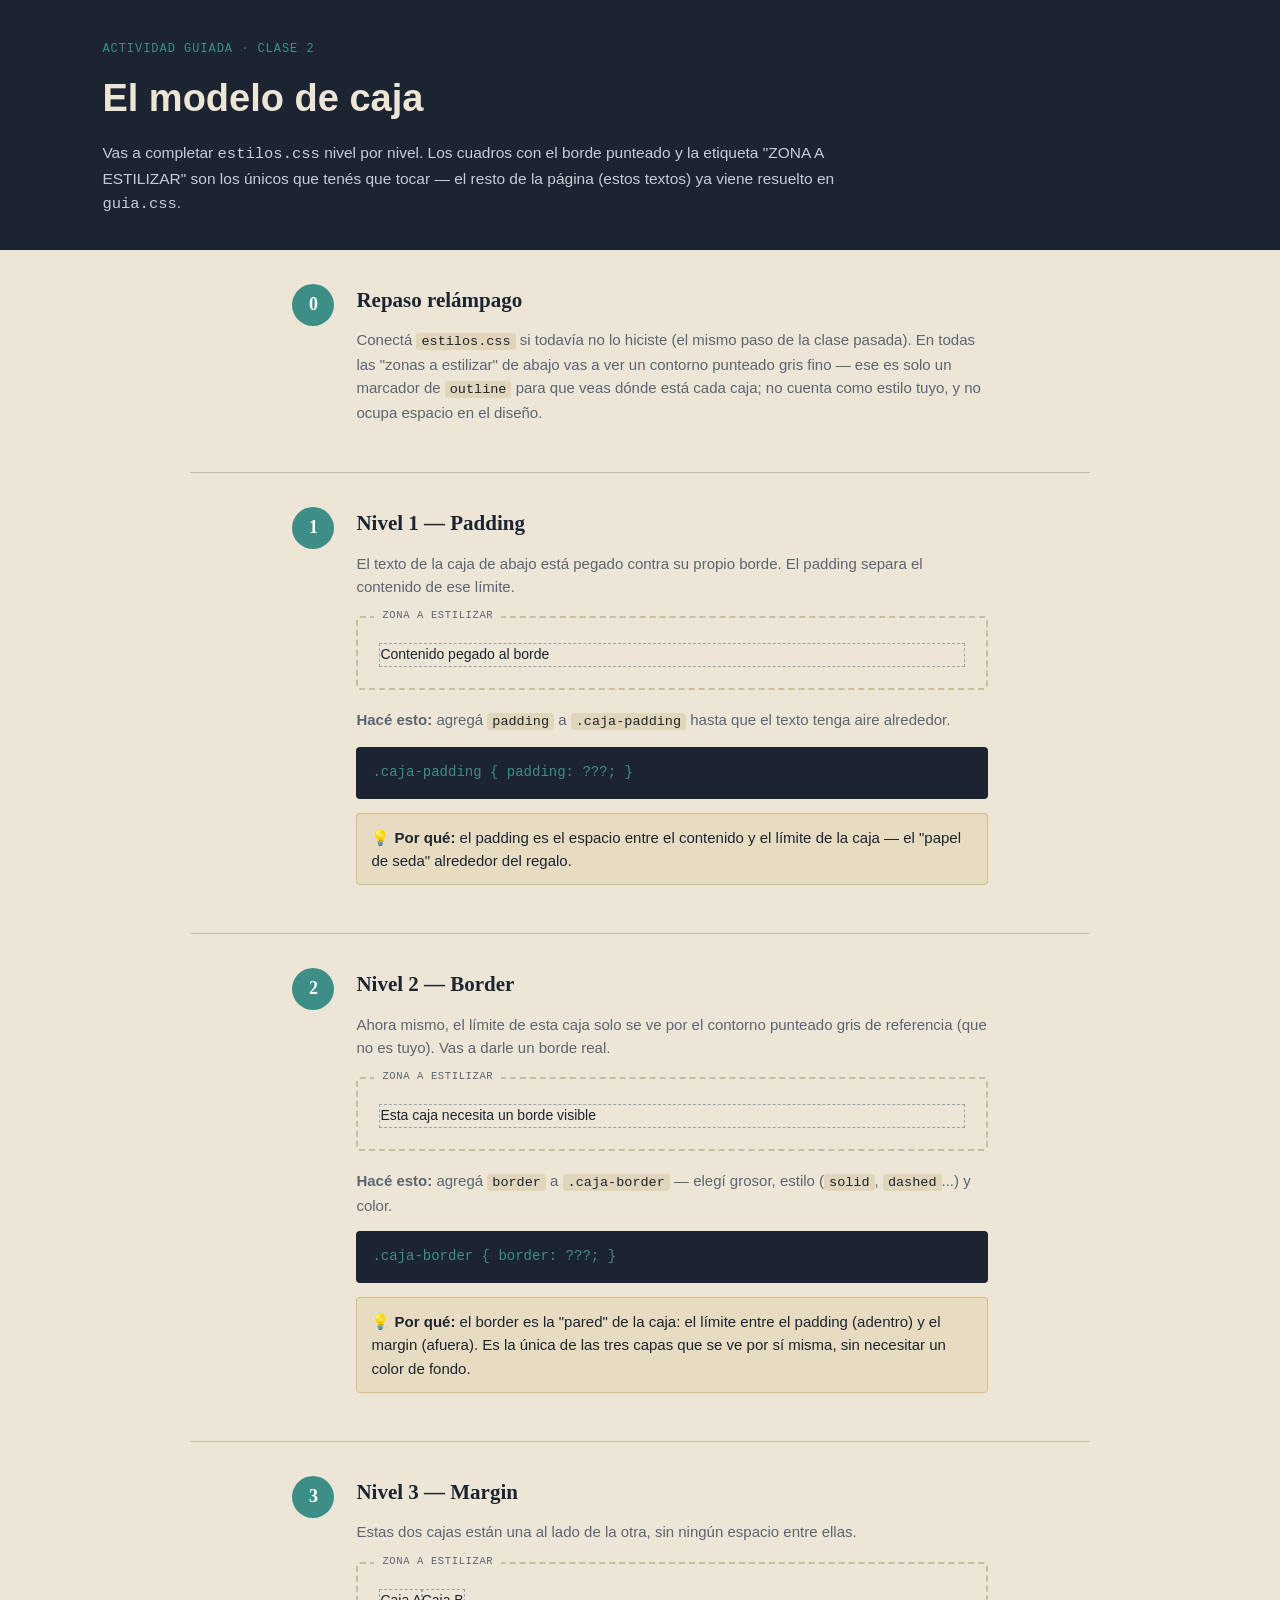
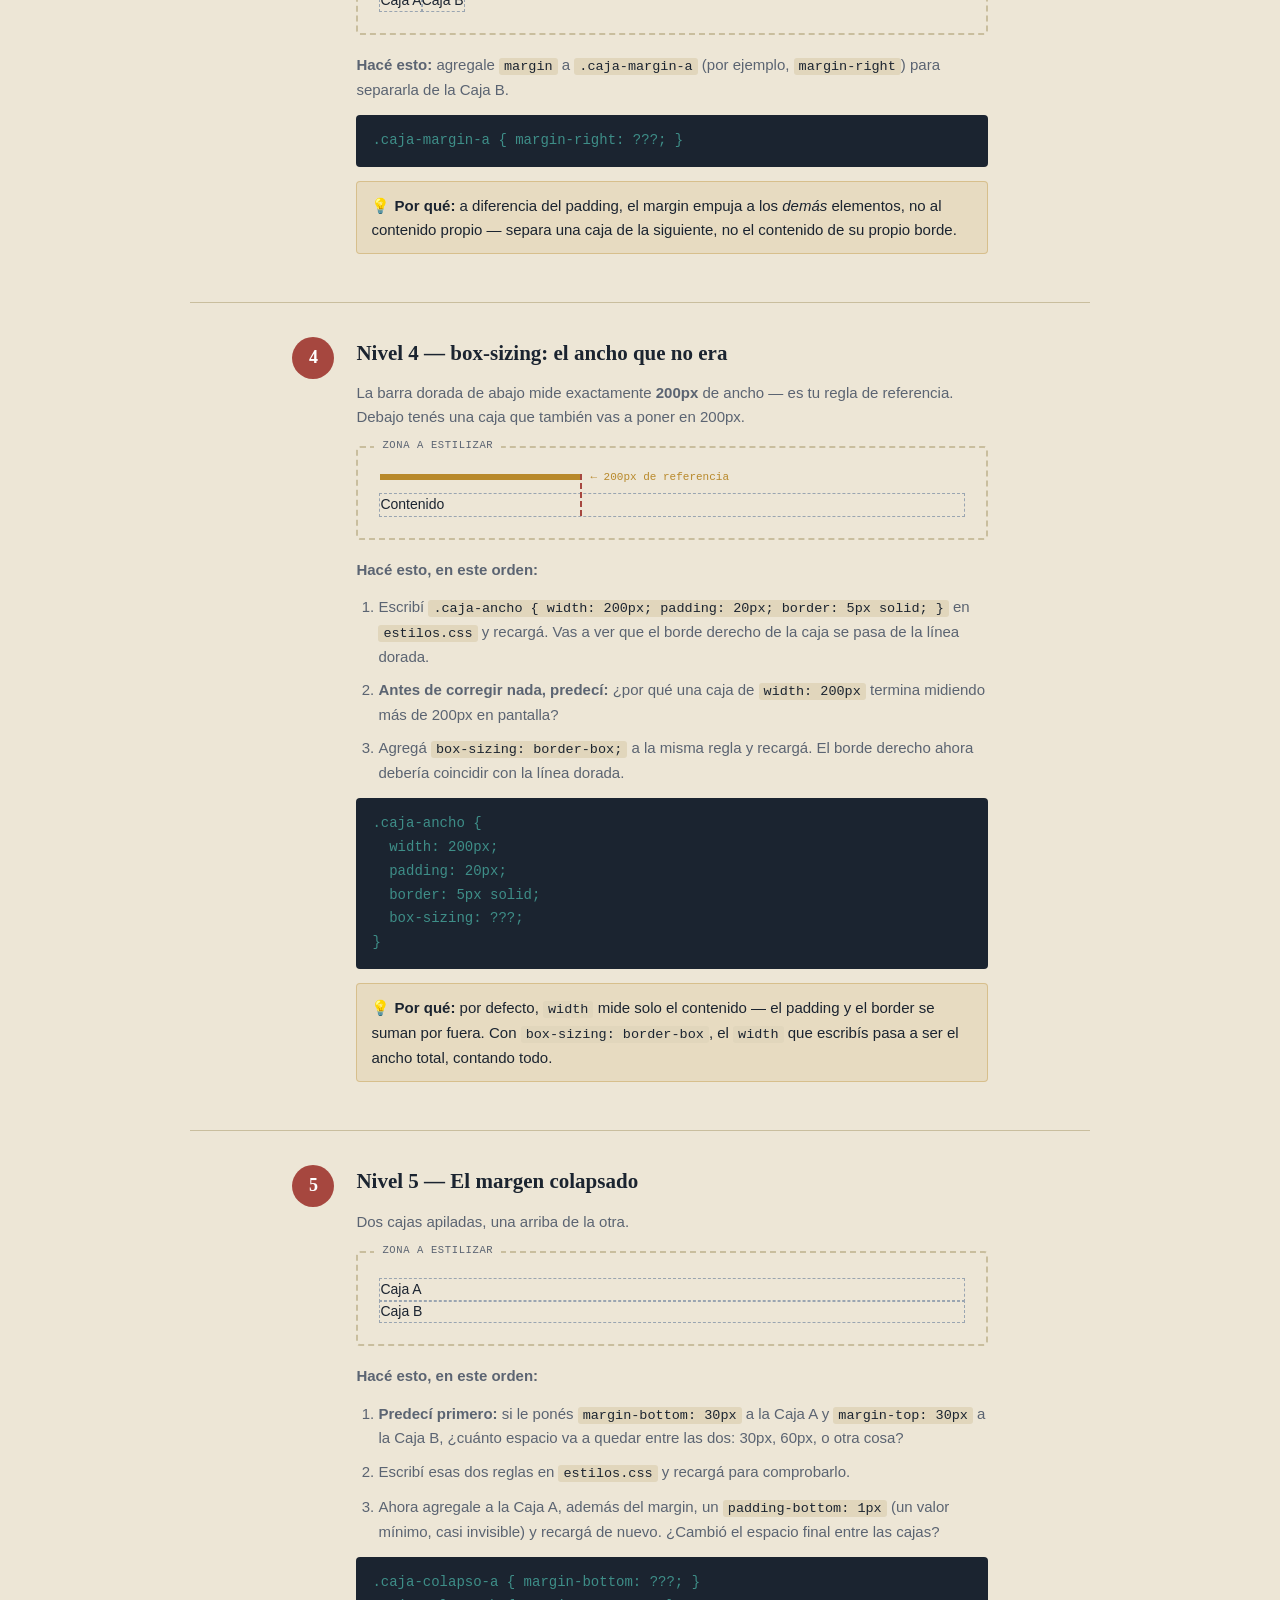
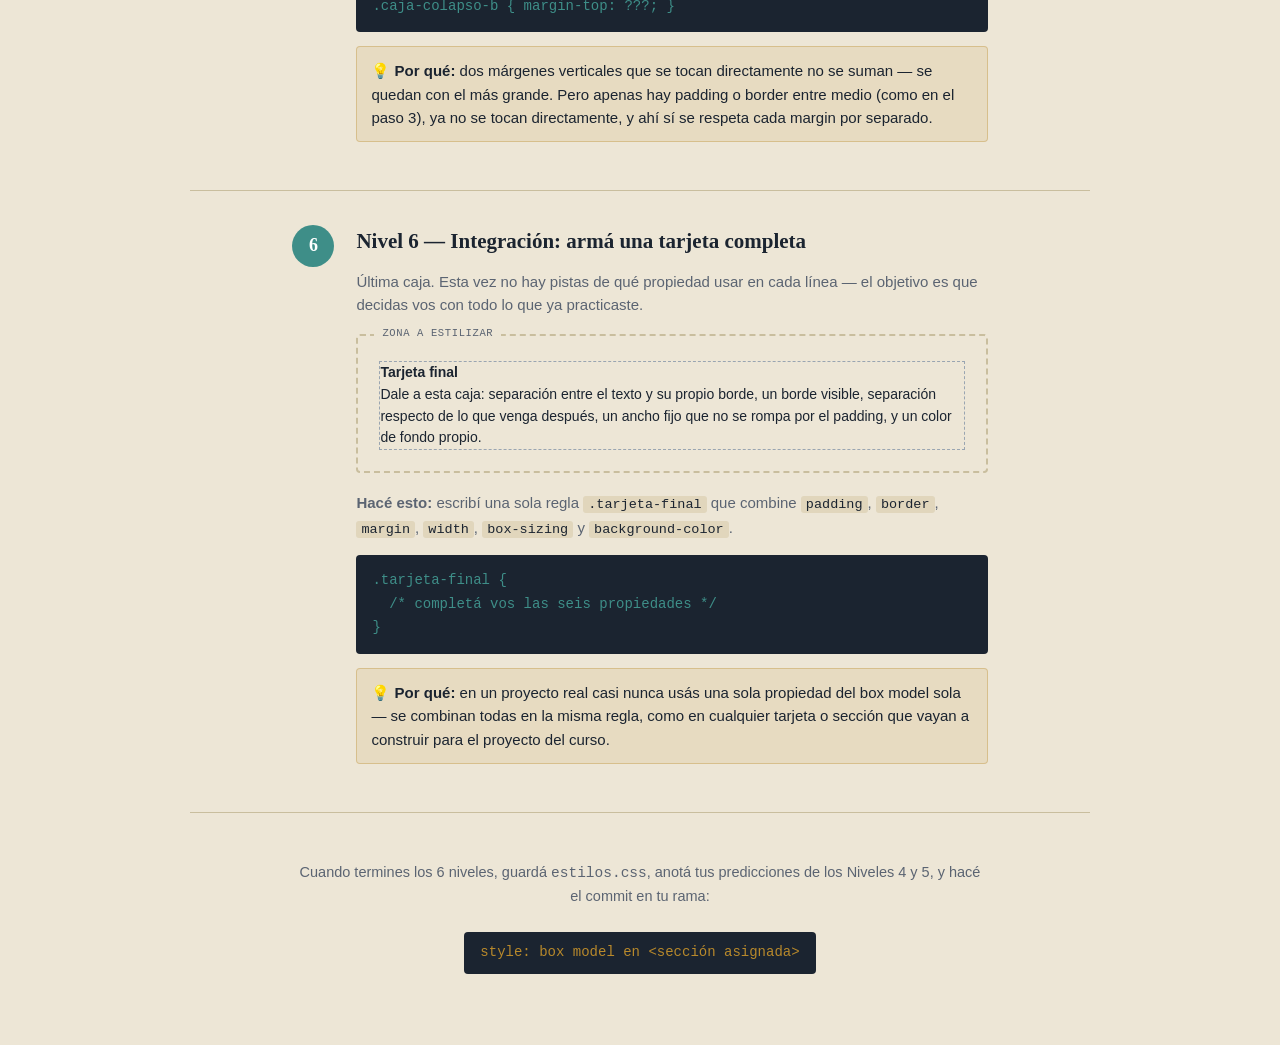
<file: Clases/4°_semana/Clase del Viernes/box model actividad/index.html>
<!DOCTYPE html>
<html lang="es">
<head>
<meta charset="UTF-8">
<meta name="viewport" content="width=device-width, initial-scale=1.0">
<title>Actividad Clase 2 · El modelo de caja</title>
<link rel="stylesheet" href="guia.css">
<!-- Recordatorio: si esto no está conectado a estilos.css, agregalo acá:
<link rel="stylesheet" href="estilos.css"> -->
</head>
<body>

<header class="paso-header">
  <p class="eyebrow">Actividad guiada · Clase 2</p>
  <h1>El modelo de caja</h1>
  <p class="intro">Vas a completar <code>estilos.css</code> nivel por nivel. Los cuadros con el borde punteado y la etiqueta "ZONA A ESTILIZAR" son los únicos que tenés que tocar — el resto de la página (estos textos) ya viene resuelto en <code>guia.css</code>.</p>
</header>

<section class="paso" id="paso-0">
  <div class="paso-numero">0</div>
  <div class="paso-contenido">
    <h3 class="paso-titulo">Repaso relámpago</h3>
    <p>Conectá <code>estilos.css</code> si todavía no lo hiciste (el mismo paso de la clase pasada). En todas las "zonas a estilizar" de abajo vas a ver un contorno punteado gris fino — ese es solo un marcador de <code>outline</code> para que veas dónde está cada caja; no cuenta como estilo tuyo, y no ocupa espacio en el diseño.</p>
  </div>
</section>

<main class="contenido-real">

  <section class="paso" id="nivel-1">
    <div class="paso-numero">1</div>
    <div class="paso-contenido">
      <h3 class="paso-titulo">Nivel 1 — Padding</h3>
      <p>El texto de la caja de abajo está pegado contra su propio borde. El padding separa el contenido de ese límite.</p>

      <div class="zona-objetivo">
        <div class="caja demo-caja caja-padding">Contenido pegado al borde</div>
      </div>

      <p><strong>Hacé esto:</strong> agregá <code>padding</code> a <code>.caja-padding</code> hasta que el texto tenga aire alrededor.</p>
      <div class="codigo-box">.caja-padding { padding: ???; }</div>
      <p class="por-que">💡 <strong>Por qué:</strong> el padding es el espacio entre el contenido y el límite de la caja — el "papel de seda" alrededor del regalo.</p>
    </div>
  </section>

  <section class="paso" id="nivel-2">
    <div class="paso-numero">2</div>
    <div class="paso-contenido">
      <h3 class="paso-titulo">Nivel 2 — Border</h3>
      <p>Ahora mismo, el límite de esta caja solo se ve por el contorno punteado gris de referencia (que no es tuyo). Vas a darle un borde real.</p>

      <div class="zona-objetivo">
        <div class="caja demo-caja caja-border">Esta caja necesita un borde visible</div>
      </div>

      <p><strong>Hacé esto:</strong> agregá <code>border</code> a <code>.caja-border</code> — elegí grosor, estilo (<code>solid</code>, <code>dashed</code>...) y color.</p>
      <div class="codigo-box">.caja-border { border: ???; }</div>
      <p class="por-que">💡 <strong>Por qué:</strong> el border es la "pared" de la caja: el límite entre el padding (adentro) y el margin (afuera). Es la única de las tres capas que se ve por sí misma, sin necesitar un color de fondo.</p>
    </div>
  </section>

  <section class="paso" id="nivel-3">
    <div class="paso-numero">3</div>
    <div class="paso-contenido">
      <h3 class="paso-titulo">Nivel 3 — Margin</h3>
      <p>Estas dos cajas están una al lado de la otra, sin ningún espacio entre ellas.</p>

      <div class="zona-objetivo">
        <div class="fila-horizontal">
          <div class="caja demo-caja caja-margin-a">Caja A</div>
          <div class="caja demo-caja caja-margin-b">Caja B</div>
        </div>
      </div>

      <p><strong>Hacé esto:</strong> agregale <code>margin</code> a <code>.caja-margin-a</code> (por ejemplo, <code>margin-right</code>) para separarla de la Caja B.</p>
      <div class="codigo-box">.caja-margin-a { margin-right: ???; }</div>
      <p class="por-que">💡 <strong>Por qué:</strong> a diferencia del padding, el margin empuja a los <em>demás</em> elementos, no al contenido propio — separa una caja de la siguiente, no el contenido de su propio borde.</p>
    </div>
  </section>

  <section class="paso desafio" id="nivel-4">
    <div class="paso-numero reto">4</div>
    <div class="paso-contenido">
      <h3 class="paso-titulo">Nivel 4 — box-sizing: el ancho que no era</h3>
      <p>La barra dorada de abajo mide exactamente <strong>200px</strong> de ancho — es tu regla de referencia. Debajo tenés una caja que también vas a poner en 200px.</p>

      <div class="zona-objetivo">
        <div class="medidor-contenedor">
          <div class="medidor-200px"></div>
          <div class="caja demo-caja caja-ancho">Contenido</div>
        </div>
      </div>

      <p><strong>Hacé esto, en este orden:</strong></p>
      <ol>
        <li>Escribí <code>.caja-ancho { width: 200px; padding: 20px; border: 5px solid; }</code> en <code>estilos.css</code> y recargá. Vas a ver que el borde derecho de la caja se pasa de la línea dorada.</li>
        <li><strong>Antes de corregir nada, predecí:</strong> ¿por qué una caja de <code>width: 200px</code> termina midiendo más de 200px en pantalla?</li>
        <li>Agregá <code>box-sizing: border-box;</code> a la misma regla y recargá. El borde derecho ahora debería coincidir con la línea dorada.</li>
      </ol>
      <div class="codigo-box">.caja-ancho {<br>&nbsp;&nbsp;width: 200px;<br>&nbsp;&nbsp;padding: 20px;<br>&nbsp;&nbsp;border: 5px solid;<br>&nbsp;&nbsp;box-sizing: ???;<br>}</div>
      <p class="por-que">💡 <strong>Por qué:</strong> por defecto, <code>width</code> mide solo el contenido — el padding y el border se suman por fuera. Con <code>box-sizing: border-box</code>, el <code>width</code> que escribís pasa a ser el ancho total, contando todo.</p>
    </div>
  </section>

  <section class="paso desafio" id="nivel-5">
    <div class="paso-numero reto">5</div>
    <div class="paso-contenido">
      <h3 class="paso-titulo">Nivel 5 — El margen colapsado</h3>
      <p>Dos cajas apiladas, una arriba de la otra.</p>

      <div class="zona-objetivo">
        <div class="caja demo-caja caja-colapso-a">Caja A</div>
        <div class="caja demo-caja caja-colapso-b">Caja B</div>
      </div>

      <p><strong>Hacé esto, en este orden:</strong></p>
      <ol>
        <li><strong>Predecí primero:</strong> si le ponés <code>margin-bottom: 30px</code> a la Caja A y <code>margin-top: 30px</code> a la Caja B, ¿cuánto espacio va a quedar entre las dos: 30px, 60px, o otra cosa?</li>
        <li>Escribí esas dos reglas en <code>estilos.css</code> y recargá para comprobarlo.</li>
        <li>Ahora agregale a la Caja A, además del margin, un <code>padding-bottom: 1px</code> (un valor mínimo, casi invisible) y recargá de nuevo. ¿Cambió el espacio final entre las cajas?</li>
      </ol>
      <div class="codigo-box">.caja-colapso-a { margin-bottom: ???; }<br>.caja-colapso-b { margin-top: ???; }</div>
      <p class="por-que">💡 <strong>Por qué:</strong> dos márgenes verticales que se tocan directamente no se suman — se quedan con el más grande. Pero apenas hay padding o border entre medio (como en el paso 3), ya no se tocan directamente, y ahí sí se respeta cada margin por separado.</p>
    </div>
  </section>

  <section class="paso" id="nivel-6">
    <div class="paso-numero">6</div>
    <div class="paso-contenido">
      <h3 class="paso-titulo">Nivel 6 — Integración: armá una tarjeta completa</h3>
      <p>Última caja. Esta vez no hay pistas de qué propiedad usar en cada línea — el objetivo es que decidas vos con todo lo que ya practicaste.</p>

      <div class="zona-objetivo">
        <div class="caja demo-caja tarjeta-final">
          <strong>Tarjeta final</strong><br>
          Dale a esta caja: separación entre el texto y su propio borde, un borde visible, separación respecto de lo que venga después, un ancho fijo que no se rompa por el padding, y un color de fondo propio.
        </div>
      </div>

      <p><strong>Hacé esto:</strong> escribí una sola regla <code>.tarjeta-final</code> que combine <code>padding</code>, <code>border</code>, <code>margin</code>, <code>width</code>, <code>box-sizing</code> y <code>background-color</code>.</p>
      <div class="codigo-box">.tarjeta-final {<br>&nbsp;&nbsp;/* completá vos las seis propiedades */<br>}</div>
      <p class="por-que">💡 <strong>Por qué:</strong> en un proyecto real casi nunca usás una sola propiedad del box model sola — se combinan todas en la misma regla, como en cualquier tarjeta o sección que vayan a construir para el proyecto del curso.</p>
    </div>
  </section>

</main>

<footer class="cierre">
  <p>Cuando termines los 6 niveles, guardá <code>estilos.css</code>, anotá tus predicciones de los Niveles 4 y 5, y hacé el commit en tu rama:</p>
  <p class="commit-msg">style: box model en &lt;sección asignada&gt;</p>
</footer>

</body>
</html>
</file>
<file: Clases/4°_semana/guia.css>
/* ============================================================
   guia.css
   Este archivo YA está conectado y estiliza únicamente los
   cuadros de instrucciones (clases .paso-*, .codigo-box, etc.).
   A propósito NO toca los elementos "h2", "p" sueltos ni
   ".destacado" / ".aviso" dentro de .zona-objetivo — esos quedan
   en blanco para que el alumno los estilice desde estilos.css.
   No hace falta tocar este archivo durante la actividad.
   ============================================================ */

:root{
  --ink:#1B2430;
  --paper:#EDE6D6;
  --paper-dark:#E1D6BC;
  --gold:#B8892B;
  --signal:#3E8E88;
  --crimson:#A6473F;
  --ink-soft:#5B6472;
  --line:#C9BE9E;
}

*{box-sizing:border-box;}
body{
  margin:0;
  background:var(--paper);
  font-family:'Segoe UI', Arial, sans-serif;
  line-height:1.55;
}

/* ---------- encabezado de la página ---------- */
.paso-header{
  background:var(--ink);color:var(--paper);
  padding:40px 8vw 34px;
}
.paso-header .eyebrow{
  font-family:'Courier New', monospace;font-size:12px;letter-spacing:.08em;
  text-transform:uppercase;color:var(--signal);margin:0 0 10px;
}
.paso-header h1{font-size:clamp(26px,4vw,38px);margin:0 0 14px;font-weight:700;}
.paso-header .intro{max-width:720px;color:#C7CDD6;font-size:15.5px;margin:0;}

/* ---------- estructura de cada paso ---------- */
.paso{
  display:flex;gap:22px;max-width:900px;margin:0 auto;padding:34px 8vw;
  border-bottom:1px solid var(--line);
}
.paso-numero{
  flex-shrink:0;width:42px;height:42px;border-radius:50%;
  background:var(--signal);color:#fff;font-weight:700;font-size:18px;
  display:flex;align-items:center;justify-content:center;
  font-family:Georgia, serif;
}
.paso.desafio .paso-numero.reto{background:var(--crimson);}

.paso-contenido{flex:1;min-width:0;}
.paso-titulo{
  font-size:21px;margin:0 0 12px;color:var(--ink);font-family:Georgia, serif;
}

/* Ojo: selector de HIJO DIRECTO (>) a propósito, para no afectar
   los <p> que están DENTRO de .zona-objetivo (esos son del alumno) */
.paso-contenido > p{
  color:var(--ink-soft);font-size:15px;margin:0 0 14px;
}
.paso-contenido > ol{
  color:var(--ink-soft);font-size:15px;padding-left:22px;margin:0 0 14px;
}
.paso-contenido > ol li{margin-bottom:10px;}
.paso-contenido code{
  font-family:'Courier New', monospace;background:var(--paper-dark);
  padding:1px 5px;border-radius:3px;font-size:13.5px;color:var(--ink);
}

.codigo-box{
  font-family:'Courier New', monospace;font-size:14px;
  background:var(--ink);color:var(--signal);
  padding:14px 16px;border-radius:4px;margin:0 0 14px;
  white-space:pre-wrap;line-height:1.7;
}

.por-que{
  background:rgba(184,137,43,.12);border:1px solid rgba(184,137,43,.35);
  padding:12px 14px;border-radius:4px;color:var(--ink) !important;
  font-size:14px;
}

/* ---------- la zona que el alumno tiene que estilizar ----------
   Solo margen/relleno/borde de layout. CERO color o background
   sobre h2, p, .destacado o .aviso: eso lo define el alumno. */
.zona-objetivo{
  position:relative;
  border:2px dashed var(--line);
  border-radius:4px;
  padding:22px 22px 18px;
  margin:18px 0;
}
.zona-objetivo::before{
  content:"ZONA A ESTILIZAR";
  position:absolute;top:-11px;left:16px;
  background:var(--paper);padding:0 8px;
  font-family:'Courier New', monospace;font-size:10.5px;
  letter-spacing:.06em;color:var(--ink-soft);
}
.zona-objetivo > *{margin:0 0 10px;}
.zona-objetivo > *:last-child{margin-bottom:0;}

/* ---------- cierre ---------- */
.cierre{
  max-width:900px;margin:0 auto;padding:34px 8vw 60px;
  text-align:center;color:var(--ink-soft);font-size:14.5px;
}
.cierre .commit-msg{
  display:inline-block;margin-top:10px;font-family:'Courier New', monospace;
  background:var(--ink);color:var(--gold);padding:10px 16px;border-radius:4px;
  font-size:14px;
}
</file>
<file: Clases/4°_semana/estilos.css>
/* ============================================================
   estilos.css
   Este es TU archivo. Anda completándolo a medida que avanzás
   por la página. Guardalo y recargá el navegador (F5) después
   de cada cambio para ver el resultado.
   ============================================================ */

/* Paso 0: probá esto primero para confirmar que estás conectado */

body {
  background-color: #e5e3ff;
}
/* Nivel 1: selectores de etiqueta (h2 y p) */

h2 {
  color: #ff0000;
}
p {
  color: #02142e;
}
/* Nivel 2: selector de clase (.destacado) */

.destacado {
  background-color: #ffff0050;
}

/* Nivel 3: el desafío de especificidad (p y .aviso) */
</file>
<file: Clases/5°_semana/guia.css>
/* ============================================================
   guia.css
   Ya está conectado. Estiliza los cuadros de instrucciones.
   A propósito NO define font-family, font-size, line-height,
   background-color, color ni border sobre .texto-a/.texto-b,
   .muestra-color, .titulo-google-font, .usa-variable-*,
   .prop-*, ni .tarjeta-identidad — eso lo define el alumno
   en estilos.css, con variables a partir del Nivel 4.
   ============================================================ */

:root{
  --ink:#1B2430;
  --paper:#EDE6D6;
  --paper-dark:#E1D6BC;
  --gold:#B8892B;
  --signal:#3E8E88;
  --crimson:#A6473F;
  --ink-soft:#5B6472;
  --line:#C9BE9E;
}

*{box-sizing:border-box;}
body{
  margin:0;
  background:var(--paper);
  font-family:'Segoe UI', Arial, sans-serif;
  line-height:1.55;
}

/* ---------- encabezado ---------- */
.paso-header{
  background:var(--ink);color:var(--paper);
  padding:40px 8vw 34px;
}
.paso-header .eyebrow{
  font-family:'Courier New', monospace;font-size:12px;letter-spacing:.08em;
  text-transform:uppercase;color:var(--signal);margin:0 0 10px;
}
.paso-header h1{font-size:clamp(26px,4vw,38px);margin:0 0 14px;font-weight:700;}
.paso-header .intro{max-width:740px;color:#C7CDD6;font-size:15.5px;margin:0;}

/* ---------- estructura de cada paso ---------- */
.paso{
  display:flex;gap:22px;max-width:900px;margin:0 auto;padding:34px 8vw;
  border-bottom:1px solid var(--line);
}
.paso-numero{
  flex-shrink:0;width:42px;height:42px;border-radius:50%;
  background:var(--signal);color:#fff;font-weight:700;font-size:18px;
  display:flex;align-items:center;justify-content:center;
  font-family:Georgia, serif;
}
.paso.desafio .paso-numero.reto{background:var(--crimson);}

.paso-contenido{flex:1;min-width:0;}
.paso-titulo{font-size:21px;margin:0 0 12px;color:var(--ink);font-family:Georgia, serif;}

.paso-contenido > p{color:var(--ink-soft);font-size:15px;margin:0 0 14px;}
.paso-contenido > ol{color:var(--ink-soft);font-size:15px;padding-left:22px;margin:0 0 14px;}
.paso-contenido > ol li{margin-bottom:10px;}
.paso-contenido code{
  font-family:'Courier New', monospace;background:var(--paper-dark);
  padding:1px 5px;border-radius:3px;font-size:13.5px;color:var(--ink);
}
.paso-contenido a{color:var(--signal);}

.codigo-box{
  font-family:'Courier New', monospace;font-size:13.5px;
  background:var(--ink);color:var(--signal);
  padding:14px 16px;border-radius:4px;margin:0 0 14px;
  white-space:pre-wrap;line-height:1.7;
}

.por-que{
  background:rgba(184,137,43,.12);border:1px solid rgba(184,137,43,.35);
  padding:12px 14px;border-radius:4px;color:var(--ink) !important;
  font-size:14px;
}

/* ---------- zona a estilizar ---------- */
.zona-objetivo{
  position:relative;
  border:2px dashed var(--line);
  border-radius:4px;
  padding:26px 22px 22px;
  margin:18px 0;
}
.zona-objetivo::before{
  content:"ZONA A ESTILIZAR";
  position:absolute;top:-11px;left:16px;
  background:var(--paper);padding:0 8px;
  font-family:'Courier New', monospace;font-size:10.5px;
  letter-spacing:.06em;color:var(--ink-soft);
}
.zona-objetivo > *{margin:0 0 10px;}
.zona-objetivo > *:last-child{margin-bottom:0;}

.fila-horizontal{display:flex;gap:14px;}

/* muestras de color: tamaño/forma sí, color NO (eso es del alumno) */
.muestra-color{
  width:120px;height:70px;border-radius:4px;
  display:flex;align-items:center;justify-content:center;
  font-family:'Courier New', monospace;font-size:11px;color:var(--ink-soft);
  outline:1px dashed #9AA5B1;
}

/* elementos del nivel 5: tamaño/forma sí, color NO */
.prop-caja, .prop-borde{
  padding:12px 14px;border-radius:3px;font-size:14px;
  outline:1px dashed #9AA5B1;
}
.prop-texto{font-size:15px;}

/* ---------- cierre ---------- */
.cierre{
  max-width:900px;margin:0 auto;padding:34px 8vw 60px;
  text-align:center;color:var(--ink-soft);font-size:14.5px;
}
.cierre .commit-msg{
  display:inline-block;margin-top:10px;font-family:'Courier New', monospace;
  background:var(--ink);color:var(--gold);padding:10px 16px;border-radius:4px;
  font-size:14px;
}
</file>
<file: Clases/5°_semana/estilos.css>
/* ============================================================
   estilos.css
   Completá cada sección a medida que avanzás por la página.
   Guardá y recargá el navegador (F5) para ver los cambios.
   ============================================================ */

/* Variables — las vas a necesitar desde el Nivel 4 en adelante */
:root {

}

/* Nivel 1: tipografía (dos fuentes del sistema) */


/* Nivel 2: los 3 formatos de color */


/* Nivel 3: fuente importada de Google Fonts */


/* Nivel 4: variables en :root aplicadas con var() */


/* Nivel 5: una sola variable, usada en 3 propiedades distintas */


/* Nivel 6: integración — tarjeta con solo variables */
</file>
<file: Clases/3°_semana/css-clase/estilos.css>
/* ================================================
   estilos.css
   Proyecto de clase · CSS · 5° año Programación
   Colegio Israelita General San Martín
   ================================================

   ÍNDICE
   1. Variables CSS (la paleta y la tipografía)
   2. Reset y base
   3. Header y navegación
   4. Secciones
   5. Bloque 1 · Selectores (tarjetas)
   6. Bloque 2 · Box model (demo visual)
   7. Bloque 3 · Tipografía y colores
   8. Bloque 4 · Flexbox (demos)
   9. Bloque 5 · Checklist proyecto
   10. Tareas
   11. Footer

   ================================================ */


/* ================================================
   GOOGLE FONTS - OPCIONES RECOMENDADAS
   Descomentá la combinación que más te guste.
   ================================================ */

/* OPCIÓN 1: MODERNA Y LEGIBLE
   · Títulos: Space Grotesk (geométrica, moderna, ideal para tech)
   · Cuerpo: Inter (súper legible, diseñada para pantallas)
   · Código: Fira Code (monoespaciada con ligaduras para código) */
@import url('https://fonts.googleapis.com/css2?family=Space+Grotesk:wght@400;500;600;700;800&family=Inter:wght@300;400;500;600;700&family=Fira+Code:wght@400;500;600&display=swap');

/* OPCIÓN 2: PROFESIONAL Y SERIA
   · Títulos: Manrope (geométrica, balanceada, profesional)
   · Cuerpo: Open Sans (clásica, muy legible, usada en Google)
   · Código: JetBrains Mono (creada por JetBrains para programar) */
/* @import url('https://fonts.googleapis.com/css2?family=Manrope:wght@400;500;600;700;800&family=Open+Sans:wght@300;400;500;600;700&family=JetBrains+Mono:wght@400;500;600&display=swap'); */

/* OPCIÓN 3: DINÁMICA Y ENERGÉTICA
   · Títulos: Poppins (redondeada, amigable, moderna)
   · Cuerpo: Nunito (redondeada, muy legible, consistente)
   · Código: Source Code Pro (diseñada por Adobe específicamente para código) */
/* @import url('https://fonts.googleapis.com/css2?family=Poppins:wght@400;500;600;700;800&family=Nunito:wght@300;400;500;600;700&family=Source+Code+Pro:wght@400;500;600&display=swap'); */


/* ================================================
   1. VARIABLES CSS
   Cambiá estos valores y toda la página cambia.
   ================================================ */

:root {
  /* --- Colores --- */
  --color-primario:   #534AB7;   /* morado principal */
  --color-acento:     #0F6E56;   /* verde acento */
  --color-alerta:     #854F0B;   /* naranja para destacar */
  --color-fondo:      #FFFFFF;   /* fondo principal */
  --color-fondo-alt:  #F1EFE8;   /* fondo alternativo (secciones claras) */
  --color-oscuro:     #1a1a2e;   /* fondo de secciones oscuras */
  --color-texto:      #2C2C2A;   /* texto principal */
  --color-texto-muted:#5F5E5A;   /* texto secundario */
  --color-borde:      #D3D1C7;   /* bordes suaves */

  /* --- Tipografía --- */
  /* Opción 1: Moderna y legible */
  --fuente-titulos: 'Space Grotesk', sans-serif;
  --fuente-cuerpo:  'Inter', sans-serif;
  --fuente-codigo:  'Fira Code', monospace;

  /* Opción 2: Profesional y seria (descomentá para usar) */
  /* --fuente-titulos: 'Manrope', sans-serif; */
  /* --fuente-cuerpo:  'Open Sans', sans-serif; */
  /* --fuente-codigo:  'JetBrains Mono', monospace; */

  /* Opción 3: Dinámica y energética (descomentá para usar) */
  /* --fuente-titulos: 'Poppins', sans-serif; */
  /* --fuente-cuerpo:  'Nunito', sans-serif; */
  /* --fuente-codigo:  'Source Code Pro', monospace; */

  /* --- Espaciado base --- */
  --espacio-xs:  4px;
  --espacio-sm:  8px;
  --espacio-md:  16px;
  --espacio-lg:  32px;
  --espacio-xl:  64px;

  /* --- Bordes redondeados --- */
  --radio-sm: 6px;
  --radio-md: 10px;
  --radio-lg: 16px;
}


/* ================================================
   2. RESET Y BASE
   Reglas que aplican a toda la página.
   ================================================ */

/* box-sizing: border-box hace que el width incluya padding y border */
*,
*::before,
*::after {
  box-sizing: border-box;
  margin: 0;
  padding: 0;
}

body {
  font-family: var(--fuente-cuerpo);
  font-size: 16px;
  line-height: 1.7;
  color: var(--color-texto);
  background-color: var(--color-fondo);
}

/* Hace que las imágenes nunca se desborden */
img {
  max-width: 100%;
  display: block;
}

/* Links sin subrayado por defecto */
a {
  color: inherit;
  text-decoration: none;
}


/* ================================================
   3. HEADER Y NAVEGACIÓN
   Ejemplo de Flexbox aplicado a una barra real.
   ================================================ */

.site-header {
  background-color: var(--color-primario);
  padding: var(--espacio-md) var(--espacio-lg);
  position: sticky;   /* se queda fijo al hacer scroll */
  top: 0;
  z-index: 100;
}

/* Flex para poner logo a la izquierda y nav a la derecha */
.header-inner {
  display: flex;
  justify-content: space-between;  /* CAMBIÁ ESTO y mirá qué pasa */
  align-items: center;
  max-width: 1100px;
  margin: 0 auto;                  /* centra el contenido en pantallas grandes */
}

.logo {
  font-family: var(--fuente-titulos);
  font-size: 20px;
  font-weight: 800;
  color: #FFFFFF;
  letter-spacing: -0.5px;
}

/* La navegación también usa Flexbox */
.navbar {
  display: flex;
  gap: var(--espacio-md);          /* espacio entre los links */
  align-items: center;
}

.navbar a {
  color: rgba(255, 255, 255, 0.8);
  font-size: 14px;
  font-weight: 500;
  padding: var(--espacio-xs) var(--espacio-sm);
  border-radius: var(--radio-sm);
  transition: background-color 0.2s, color 0.2s; /* animación suave al hover */
}

.navbar a:hover {
  background-color: rgba(255, 255, 255, 0.15);
  color: #FFFFFF;
}


/* ================================================
   4. SECCIONES
   Estructura base de cada bloque de contenido.
   ================================================ */

.seccion {
  padding: var(--espacio-xl) var(--espacio-lg);
  background-color: var(--color-fondo-alt);  /* fondo gris claro */
}

/* Secciones alternas oscuras (bloque 2 y 4) */
.seccion--oscura {
  background-color: var(--color-oscuro);
}

/* Limita el ancho y centra el contenido */
.seccion > * {
  max-width: 900px;
  margin-left: auto;
  margin-right: auto;
}

.etiqueta {
  display: inline-block;
  font-size: 12px;
  font-weight: 700;
  text-transform: uppercase;
  letter-spacing: 1.5px;
  color: var(--color-primario);
  background-color: rgba(83, 74, 183, 0.1);
  padding: var(--espacio-xs) var(--espacio-sm);
  border-radius: var(--radio-sm);
  margin-bottom: var(--espacio-md);
}

.etiqueta--claro {
  color: rgba(255, 255, 255, 0.9);
  background-color: rgba(255, 255, 255, 0.12);
}

.titulo-principal {
  font-family: var(--fuente-titulos);
  font-size: 48px;
  font-weight: 800;
  line-height: 1.1;
  letter-spacing: -1px;
  color: var(--color-texto);
  margin-bottom: var(--espacio-md);
}

.titulo-seccion {
  font-family: var(--fuente-titulos);
  font-size: 36px;
  font-weight: 800;
  line-height: 1.15;
  letter-spacing: -0.5px;
  color: var(--color-texto);
  margin-bottom: var(--espacio-md);
}

/* Cuando la sección es oscura, el título se vuelve blanco */
.seccion--oscura .titulo-seccion {
  color: #FFFFFF;
}

.bajada {
  font-size: 18px;
  color: var(--color-texto-muted);
  max-width: 620px;
  margin-bottom: var(--espacio-lg);
}

.bajada--claro {
  color: rgba(255, 255, 255, 0.7);
}

.bajada strong {
  color: var(--color-texto);
  font-weight: 600;
}

.seccion--oscura .bajada--claro strong {
  color: #FFFFFF;
}


/* ================================================
   5. BLOQUE 1 · TARJETAS DE SELECTORES
   Ejemplo de Flexbox + variantes de color con clases.
   ================================================ */

.tarjetas-row {
  display: flex;
  gap: var(--espacio-md);
  flex-wrap: wrap;              /* si no entran, bajan a la siguiente línea */
  margin-bottom: var(--espacio-lg);
}

/* Estilo base de cada tarjeta */
.tarjeta {
  flex: 1;                      /* cada tarjeta ocupa el mismo espacio */
  min-width: 200px;             /* mínimo para que no queden muy angostas */
  padding: var(--espacio-lg);
  border-radius: var(--radio-lg);
  border: 1px solid transparent;
}

.tarjeta h3 {
  font-family: var(--fuente-titulos);
  font-size: 16px;
  font-weight: 700;
  margin-bottom: var(--espacio-sm);
}

.tarjeta p {
  font-size: 14px;
  margin-bottom: var(--espacio-md);
}

.tarjeta code {
  font-family: var(--fuente-codigo);
  font-size: 13px;
  display: block;
  padding: var(--espacio-sm) var(--espacio-md);
  border-radius: var(--radio-sm);
  background-color: rgba(0, 0, 0, 0.08);
}

/* Variantes de color usando clases modificadoras */
.tarjeta--morada {
  background-color: #EEEDFE;
  border-color: #AFA9EC;
  color: #3C3489;
}

.tarjeta--verde {
  background-color: #E1F5EE;
  border-color: #5DCAA5;
  color: #085041;
}

.tarjeta--naranja {
  background-color: #FAEEDA;
  border-color: #EF9F27;
  color: #633806;
}


/* ================================================
   6. BLOQUE 2 · DEMO VISUAL DEL BOX MODEL
   Capas anidadas que muestran margin/border/padding/content.
   ================================================ */

.boxmodel-demo {
  display: flex;
  justify-content: center;
  margin-bottom: var(--espacio-lg);
}

/* margin (capa más externa) */
.bm-margin {
  padding: 24px;                /* ESTO representa el margin */
  background-color: #FAEEDA;
  border: 2px dashed #BA7517;
  border-radius: var(--radio-md);
  position: relative;
}

/* border */
.bm-border {
  border: 6px solid #888780;   /* ESTO representa el border */
  border-radius: var(--radio-sm);
  position: relative;
}

/* padding */
.bm-padding {
  padding: 24px;                /* ESTO representa el padding */
  background-color: #E1F5EE;
  position: relative;
}

/* content */
.bm-content {
  width: 140px;
  height: 56px;
  background-color: #B5D4F4;
  border-radius: var(--radio-sm);
  display: flex;
  align-items: center;
  justify-content: center;
  font-family: var(--fuente-codigo);
  font-size: 14px;
  font-weight: 600;
  color: #0C447C;
}

/* Etiquetas de cada capa */
.bm-label {
  position: absolute;
  top: 4px;
  left: 8px;
  font-size: 11px;
  font-weight: 700;
  text-transform: uppercase;
  letter-spacing: 0.5px;
  opacity: 0.7;
}

.bm-margin  > .bm-label { color: #633806; }
.bm-border  > .bm-label { color: #2C2C2A; background: #B4B2A9; padding: 0 4px; border-radius: 3px; }
.bm-padding > .bm-label { color: #085041; }

/* Bloque de código de ejemplo */
.bloque-codigo {
  background-color: rgba(255, 255, 255, 0.06);
  border: 1px solid rgba(255, 255, 255, 0.1);
  border-radius: var(--radio-md);
  padding: var(--espacio-lg);
  margin-bottom: var(--espacio-lg);
}

.codigo-titulo {
  font-size: 13px;
  color: rgba(255, 255, 255, 0.5);
  margin-bottom: var(--espacio-sm);
}

.bloque-codigo pre {
  font-family: var(--fuente-codigo);
  font-size: 13px;
  line-height: 1.8;
  color: rgba(255, 255, 255, 0.85);
  white-space: pre-wrap;
}

.bloque-codigo code {
  font-family: inherit;
}


/* ================================================
   7. BLOQUE 3 · DEMO DE TIPOGRAFÍA Y COLORES
   Muestra distintos tamaños y pesos de fuente.
   ================================================ */

.tipo-demo {
  display: flex;
  flex-direction: column;
  gap: var(--espacio-md);
  margin-bottom: var(--espacio-lg);
}

.tipo-item {
  padding: var(--espacio-md) var(--espacio-lg);
  background-color: var(--color-fondo);
  border: 1px solid var(--color-borde);
  border-radius: var(--radio-md);
}

.tipo-label {
  display: block;
  font-size: 11px;
  font-weight: 600;
  text-transform: uppercase;
  letter-spacing: 1px;
  color: var(--color-texto-muted);
  margin-bottom: var(--espacio-sm);
}

.demo-titulo {
  font-family: var(--fuente-titulos);
  font-size: 32px;
  font-weight: 800;
  color: var(--color-texto);
  line-height: 1.1;
}

.demo-subtitulo {
  font-family: var(--fuente-cuerpo);
  font-size: 20px;
  font-weight: 500;
  color: var(--color-texto);
}

.demo-cuerpo {
  font-family: var(--fuente-cuerpo);
  font-size: 16px;
  font-weight: 400;
  color: var(--color-texto-muted);
  line-height: 1.7;
  max-width: 600px;
}

.demo-codigo {
  font-family: var(--fuente-codigo);
  font-size: 15px;
  color: var(--color-primario);
}

/* Chips de paleta de colores */
.paleta-demo {
  display: flex;
  gap: var(--espacio-sm);
  flex-wrap: wrap;
  margin-bottom: var(--espacio-lg);
}

.paleta-chip {
  flex: 1;
  min-width: 140px;
  height: 72px;
  border-radius: var(--radio-md);
  display: flex;
  align-items: flex-end;
  padding: var(--espacio-sm) var(--espacio-md);
}

.paleta-chip span {
  font-size: 11px;
  font-weight: 600;
  color: rgba(255, 255, 255, 0.9);
  font-family: var(--fuente-codigo);
}


/* ================================================
   8. BLOQUE 4 · DEMOS DE FLEXBOX
   Cuatro cajas que muestran distintos justify-content.
   ================================================ */

.flex-demos {
  display: flex;
  flex-direction: column;
  gap: var(--espacio-md);
  margin-bottom: var(--espacio-lg);
}

.flex-demo-bloque {
  background-color: rgba(255, 255, 255, 0.04);
  border: 1px solid rgba(255, 255, 255, 0.1);
  border-radius: var(--radio-md);
  padding: var(--espacio-md) var(--espacio-lg);
}

.flex-demo-label {
  font-size: 13px;
  color: rgba(255, 255, 255, 0.5);
  margin-bottom: var(--espacio-sm);
}

.flex-demo-label strong {
  color: rgba(255, 255, 255, 0.9);
}

/* Contenedor flex común a todos los demos */
.flex-demo {
  display: flex;
  background-color: rgba(255, 255, 255, 0.06);
  border-radius: var(--radio-sm);
  padding: var(--espacio-sm);
  gap: var(--espacio-sm);
}

/* Cada variante cambia solo el justify-content */
.flex-demo--start   { justify-content: flex-start; }   /* CAMBIÁ ESTO */
.flex-demo--center  { justify-content: center; }        /* CAMBIÁ ESTO */
.flex-demo--between { justify-content: space-between; } /* CAMBIÁ ESTO */
.flex-demo--evenly  { justify-content: space-evenly; }  /* CAMBIÁ ESTO */

/* Los elementos hijos del flex */
.flex-item {
  width: 44px;
  height: 44px;
  background-color: var(--color-primario);
  color: #FFFFFF;
  border-radius: var(--radio-sm);
  display: flex;
  align-items: center;
  justify-content: center;
  font-weight: 700;
  font-size: 14px;
  flex-shrink: 0;               /* que no se achiquen */
}


/* ================================================
   9. BLOQUE 5 · CHECKLIST DEL PROYECTO
   Lista ordenada con números grandes y commits.
   ================================================ */

.checklist {
  list-style: none;
  display: flex;
  flex-direction: column;
  gap: var(--espacio-md);
  margin-bottom: var(--espacio-lg);
}

.checklist__item {
  display: flex;
  gap: var(--espacio-lg);
  align-items: flex-start;
  padding: var(--espacio-lg);
  background-color: var(--color-fondo);
  border: 1px solid var(--color-borde);
  border-radius: var(--radio-lg);
  transition: border-color 0.2s, box-shadow 0.2s;
}

.checklist__item:hover {
  border-color: var(--color-primario);
}

.check-num {
  font-family: var(--fuente-titulos);
  font-size: 28px;
  font-weight: 800;
  color: var(--color-primario);
  opacity: 0.3;
  min-width: 40px;
  line-height: 1;
  padding-top: 2px;
}

.checklist__item strong {
  display: block;
  font-size: 16px;
  font-weight: 600;
  color: var(--color-texto);
  margin-bottom: var(--espacio-xs);
}

.checklist__item p {
  font-size: 14px;
  color: var(--color-texto-muted);
  margin-bottom: var(--espacio-sm);
}

.commit-msg {
  display: inline-block;
  font-family: var(--fuente-codigo);
  font-size: 12px;
  color: var(--color-acento);
  background-color: rgba(15, 110, 86, 0.08);
  padding: var(--espacio-xs) var(--espacio-sm);
  border-radius: var(--radio-sm);
  border: 1px solid rgba(15, 110, 86, 0.2);
}


/* ================================================
   10. TAREAS (cajas de actividades prácticas)
   ================================================ */

.tarea {
  display: flex;
  gap: var(--espacio-md);
  align-items: flex-start;
  padding: var(--espacio-md) var(--espacio-lg);
  background-color: #FAEEDA;
  border: 1px solid #EF9F27;
  border-radius: var(--radio-md);
  margin-top: var(--espacio-lg);
}

.tarea--claro {
  background-color: rgba(250, 238, 218, 0.12);
  border-color: rgba(239, 159, 39, 0.4);
}

.tarea__num {
  font-size: 11px;
  font-weight: 700;
  text-transform: uppercase;
  letter-spacing: 1px;
  color: #854F0B;
  background-color: rgba(133, 79, 11, 0.12);
  padding: var(--espacio-xs) var(--espacio-sm);
  border-radius: var(--radio-sm);
  white-space: nowrap;
  margin-top: 2px;
}

.tarea--claro .tarea__num {
  color: #EF9F27;
  background-color: rgba(239, 159, 39, 0.15);
}

.tarea p {
  font-size: 14px;
  color: #633806;
  line-height: 1.6;
}

.tarea--claro p {
  color: rgba(255, 255, 255, 0.75);
}

.tarea code {
  font-family: var(--fuente-codigo);
  font-size: 13px;
  background-color: rgba(133, 79, 11, 0.1);
  color: #633806;
  padding: 1px 5px;
  border-radius: 4px;
}

.tarea--claro code {
  background-color: rgba(255, 255, 255, 0.1);
  color: rgba(255, 255, 255, 0.85);
}


/* ================================================
   11. FOOTER
   ================================================ */

.site-footer {
  background-color: var(--color-texto);
  color: rgba(255, 255, 255, 0.5);
  text-align: center;
  padding: var(--espacio-lg);
  font-size: 13px;
}
</file>
<file: Clases/4°_semana/Clase del Viernes/box model actividad/guia.css>
/* ============================================================
   guia.css
   Ya está conectado. Estiliza los cuadros de instrucciones y los
   elementos de REFERENCIA (la regla de 200px, el contorno punteado
   de las cajas). A propósito NO define padding, border, margin,
   width ni box-sizing sobre .caja-padding, .caja-border,
   .caja-margin-*, .caja-ancho, .caja-colapso-*, ni .tarjeta-final
   — esas seis propiedades las define el alumno en estilos.css.
   ============================================================ */

:root{
  --ink:#1B2430;
  --paper:#EDE6D6;
  --paper-dark:#E1D6BC;
  --gold:#B8892B;
  --signal:#3E8E88;
  --crimson:#A6473F;
  --ink-soft:#5B6472;
  --line:#C9BE9E;
}

*{box-sizing:border-box;}
body{
  margin:0;
  background:var(--paper);
  font-family:'Segoe UI', Arial, sans-serif;
  line-height:1.55;
}

/* ---------- encabezado ---------- */
.paso-header{
  background:var(--ink);color:var(--paper);
  padding:40px 8vw 34px;
}
.paso-header .eyebrow{
  font-family:'Courier New', monospace;font-size:12px;letter-spacing:.08em;
  text-transform:uppercase;color:var(--signal);margin:0 0 10px;
}
.paso-header h1{font-size:clamp(26px,4vw,38px);margin:0 0 14px;font-weight:700;}
.paso-header .intro{max-width:740px;color:#C7CDD6;font-size:15.5px;margin:0;}

/* ---------- estructura de cada paso ---------- */
.paso{
  display:flex;gap:22px;max-width:900px;margin:0 auto;padding:34px 8vw;
  border-bottom:1px solid var(--line);
}
.paso-numero{
  flex-shrink:0;width:42px;height:42px;border-radius:50%;
  background:var(--signal);color:#fff;font-weight:700;font-size:18px;
  display:flex;align-items:center;justify-content:center;
  font-family:Georgia, serif;
}
.paso.desafio .paso-numero.reto{background:var(--crimson);}

.paso-contenido{flex:1;min-width:0;}
.paso-titulo{font-size:21px;margin:0 0 12px;color:var(--ink);font-family:Georgia, serif;}

.paso-contenido > p{color:var(--ink-soft);font-size:15px;margin:0 0 14px;}
.paso-contenido > ol{color:var(--ink-soft);font-size:15px;padding-left:22px;margin:0 0 14px;}
.paso-contenido > ol li{margin-bottom:10px;}
.paso-contenido code{
  font-family:'Courier New', monospace;background:var(--paper-dark);
  padding:1px 5px;border-radius:3px;font-size:13.5px;color:var(--ink);
}

.codigo-box{
  font-family:'Courier New', monospace;font-size:14px;
  background:var(--ink);color:var(--signal);
  padding:14px 16px;border-radius:4px;margin:0 0 14px;
  white-space:pre-wrap;line-height:1.7;
}

.por-que{
  background:rgba(184,137,43,.12);border:1px solid rgba(184,137,43,.35);
  padding:12px 14px;border-radius:4px;color:var(--ink) !important;
  font-size:14px;
}

/* ---------- zona a estilizar (marco general) ---------- */
.zona-objetivo{
  position:relative;
  border:2px dashed var(--line);
  border-radius:4px;
  padding:26px 22px 22px;
  margin:18px 0;
}
.zona-objetivo::before{
  content:"ZONA A ESTILIZAR";
  position:absolute;top:-11px;left:16px;
  background:var(--paper);padding:0 8px;
  font-family:'Courier New', monospace;font-size:10.5px;
  letter-spacing:.06em;color:var(--ink-soft);
}

/* Contorno de referencia SOLO para que se vea el límite de cada caja
   antes de que el alumno agregue su propio border. `outline` no ocupa
   espacio en el layout, así que no interfiere con ninguna medición. */
.demo-caja{
  outline:1px dashed #9AA5B1;
  color:var(--ink);
  font-family:'Segoe UI', Arial, sans-serif;
  font-size:14px;
}

/* fila horizontal para el nivel de margin */
.fila-horizontal{display:flex;}

/* ---------- regla de referencia de 200px (nivel 4) ---------- */
.medidor-contenedor{position:relative;}
.medidor-200px{
  width:200px;height:6px;background:var(--gold);margin-bottom:14px;
  position:relative;
}
.medidor-200px::after{
  content:"← 200px de referencia";
  position:absolute;left:210px;top:-5px;
  white-space:nowrap;
  font-family:'Courier New', monospace;font-size:11px;color:var(--gold);
}
.medidor-contenedor::after{
  content:"";position:absolute;top:0;left:200px;bottom:0;
  border-left:2px dashed var(--crimson);
}

/* ---------- cierre ---------- */
.cierre{
  max-width:900px;margin:0 auto;padding:34px 8vw 60px;
  text-align:center;color:var(--ink-soft);font-size:14.5px;
}
.cierre .commit-msg{
  display:inline-block;margin-top:10px;font-family:'Courier New', monospace;
  background:var(--ink);color:var(--gold);padding:10px 16px;border-radius:4px;
  font-size:14px;
}
</file>
<file: Clases/4°_semana/Clase del Viernes/box model actividad/estilos.css>
/* ============================================================
   estilos.css
   Completá cada sección a medida que avanzás por la página.
   Guardá y recargá el navegador (F5) para ver los cambios.
   ============================================================ */

/* Nivel 1: padding */


/* Nivel 2: border */


/* Nivel 3: margin */


/* Nivel 4: box-sizing (predecí antes de corregir) */


/* Nivel 5: margen colapsado (predecí antes de escribir) */


/* Nivel 6: integración — combiná todo en una sola regla */
</file>
